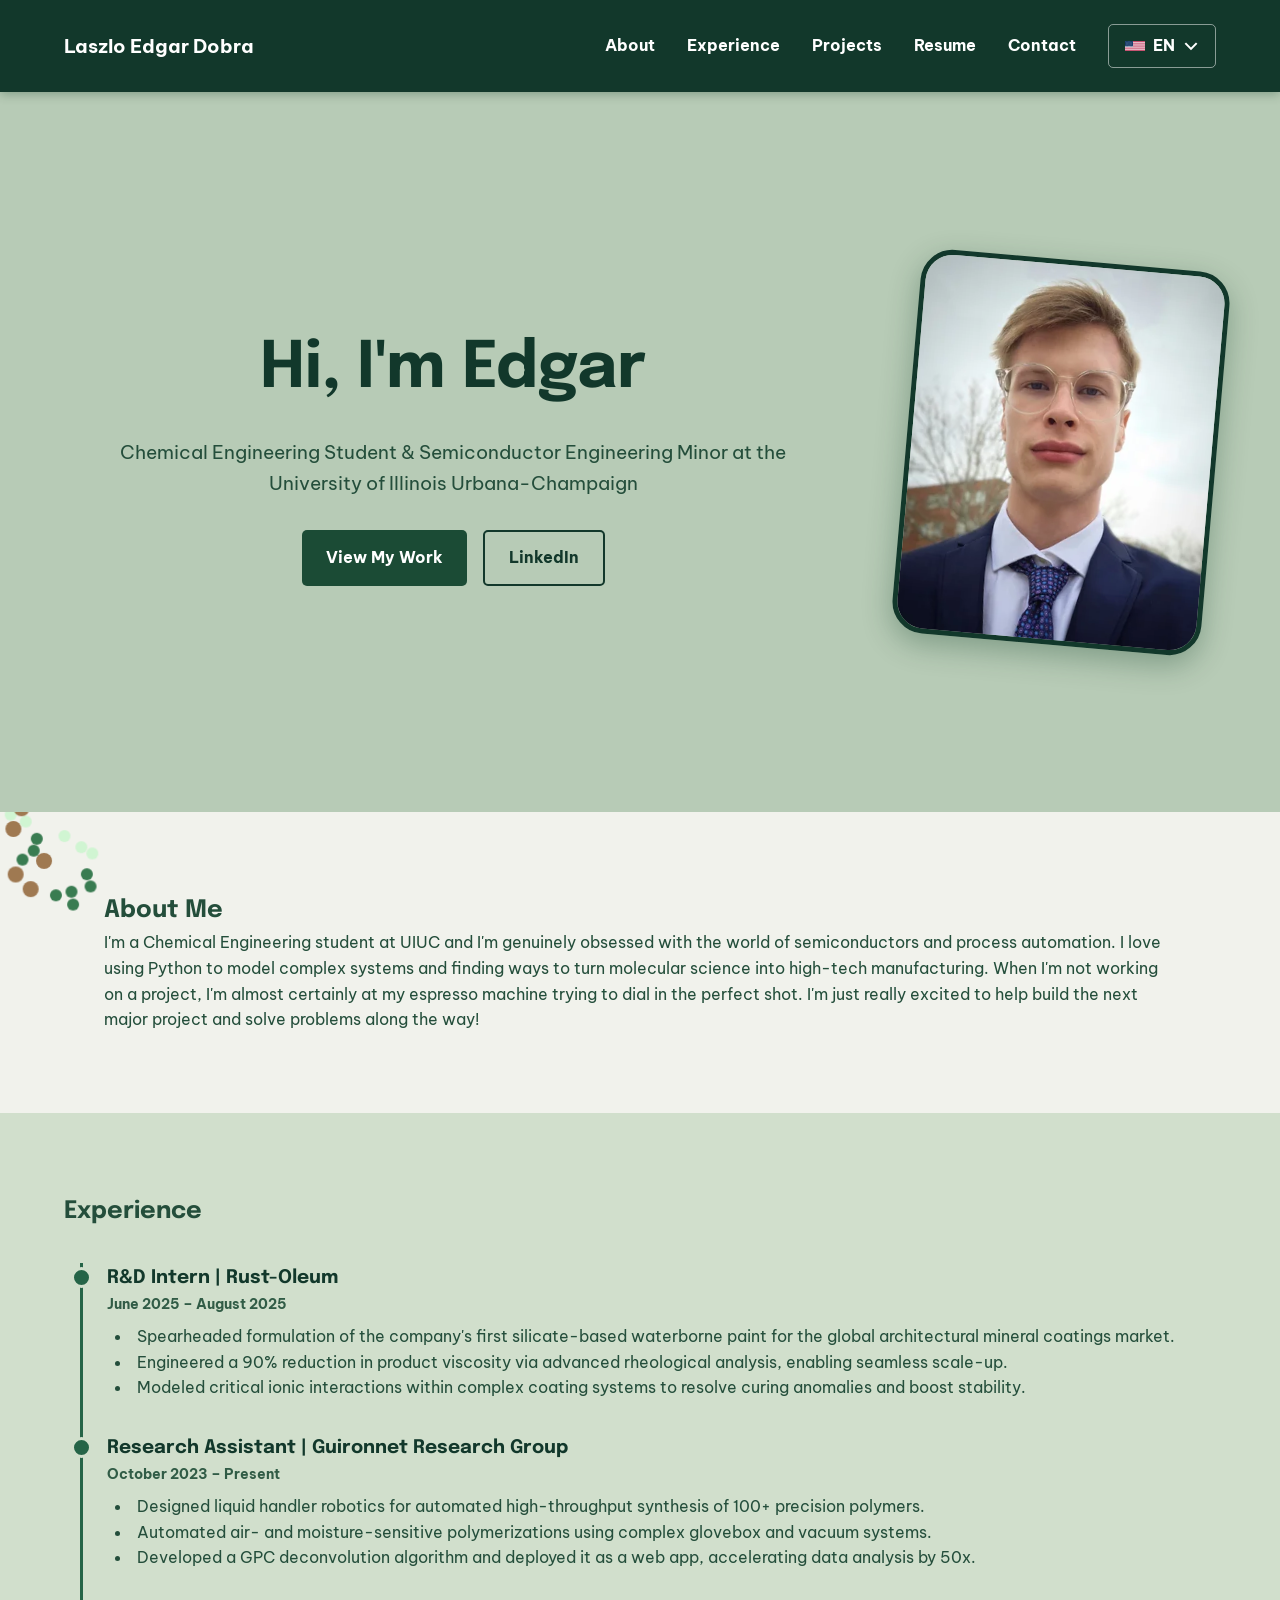
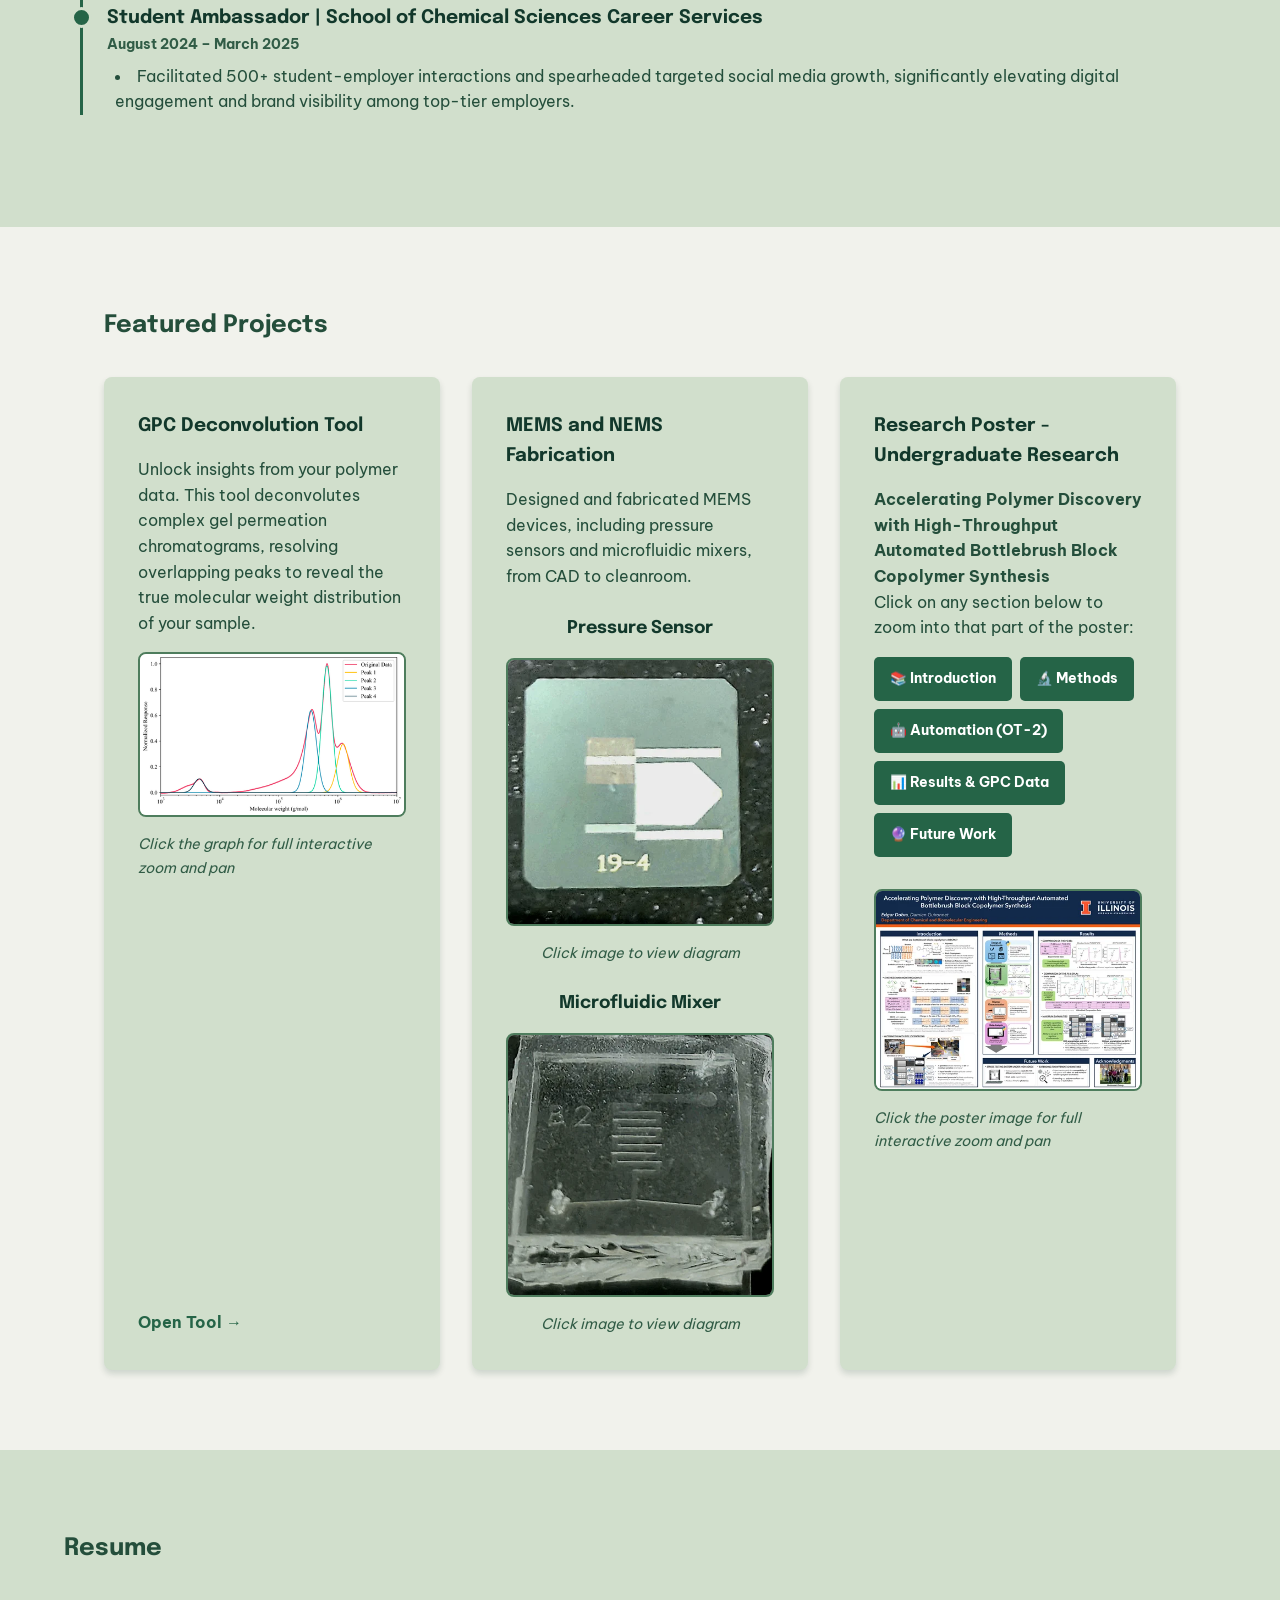
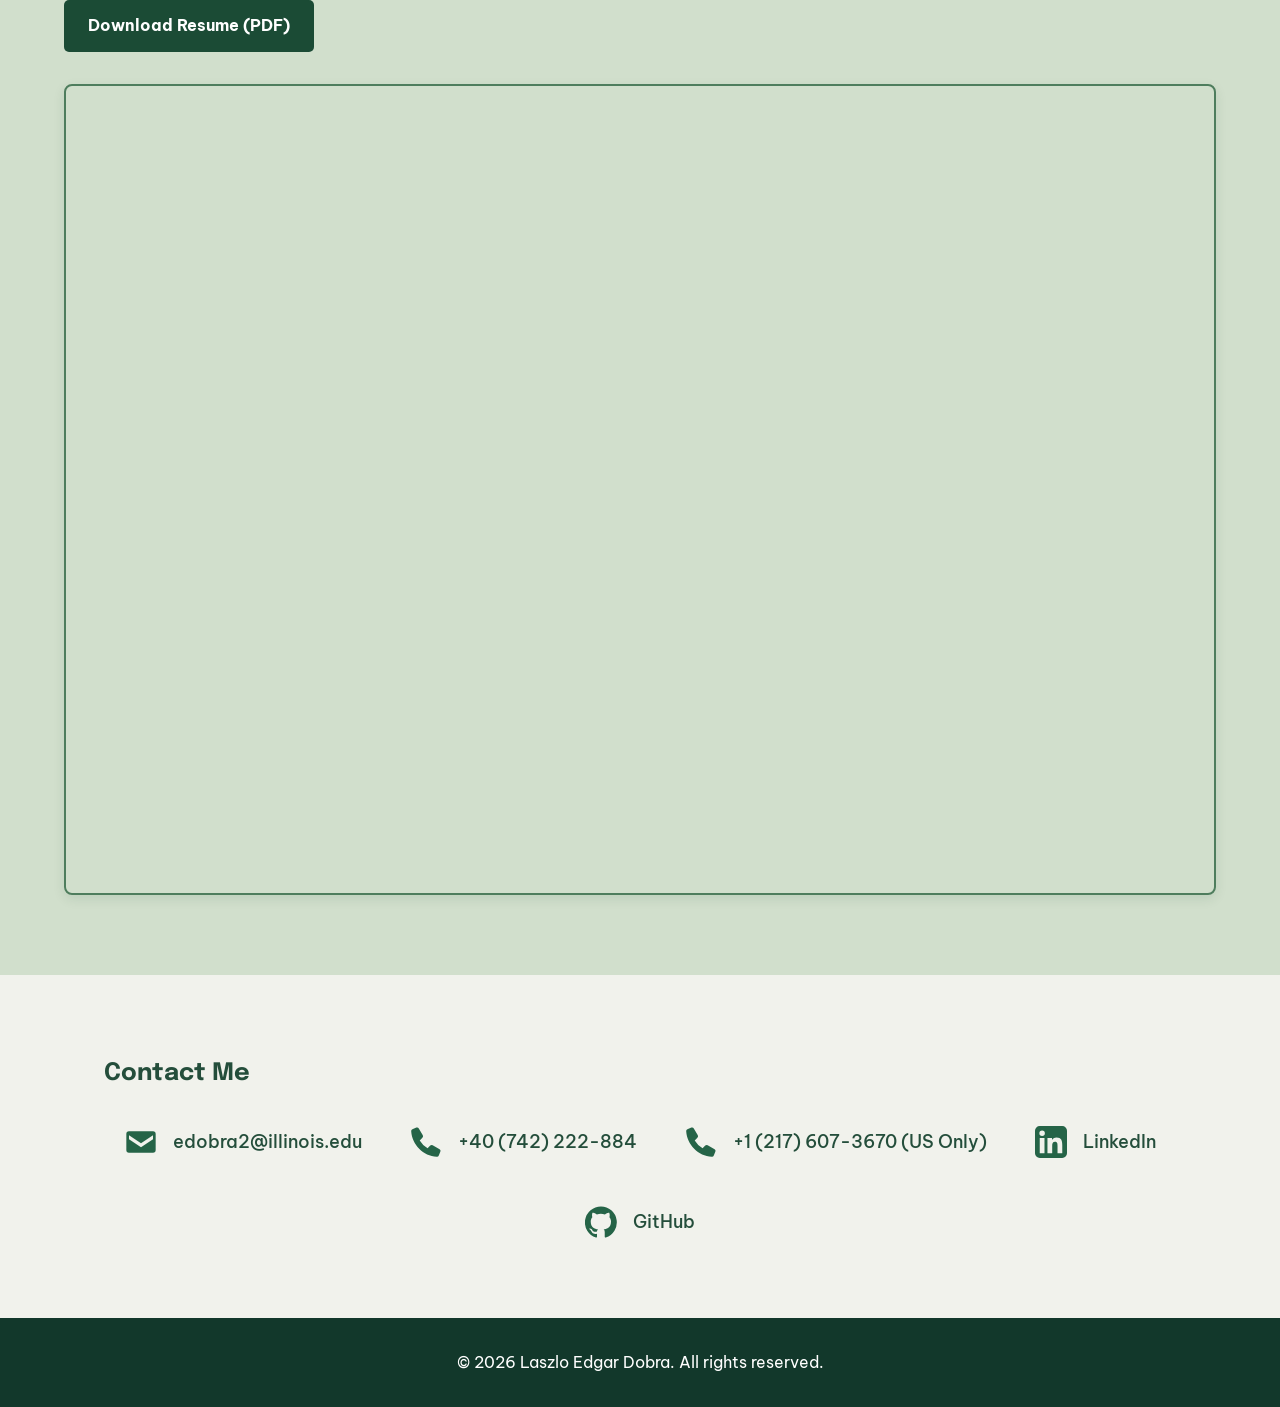
<file: index.html>
<!DOCTYPE html>
<html lang="en">
<head>
    <meta charset="UTF-8">
    <meta name="viewport" content="width=device-width, initial-scale=1.0">
    <title>Laszlo Edgar Dobra | Chemical Engineering</title>
    <meta name="description" content="Laszlo Edgar Dobra's portfolio. Choose English, Hungarian, or German.">
    <link rel="canonical" href="https://ledobra.com/">
    <link rel="alternate" hreflang="en" href="https://ledobra.com/en/">
    <link rel="alternate" hreflang="hu" href="https://ledobra.com/hu/">
    <link rel="alternate" hreflang="de" href="https://ledobra.com/de/">
    <link rel="alternate" hreflang="x-default" href="https://ledobra.com/">
    <script>
        const preferredLanguage = (navigator.language || 'en').split('-')[0].toLowerCase();
        const language = ['en', 'hu', 'de'].includes(preferredLanguage) ? preferredLanguage : 'en';
        window.location.replace(`${language}/${window.location.search}${window.location.hash}`);
    </script>
</head>
<body>
    <h1>Laszlo Edgar Dobra</h1>
    <p>Choose your language:</p>
    <ul>
        <li><a href="en/" lang="en" hreflang="en">English</a></li>
        <li><a href="hu/" lang="hu" hreflang="hu">Magyar</a></li>
        <li><a href="de/" lang="de" hreflang="de">Deutsch</a></li>
    </ul>
</body>
</html>
</file>
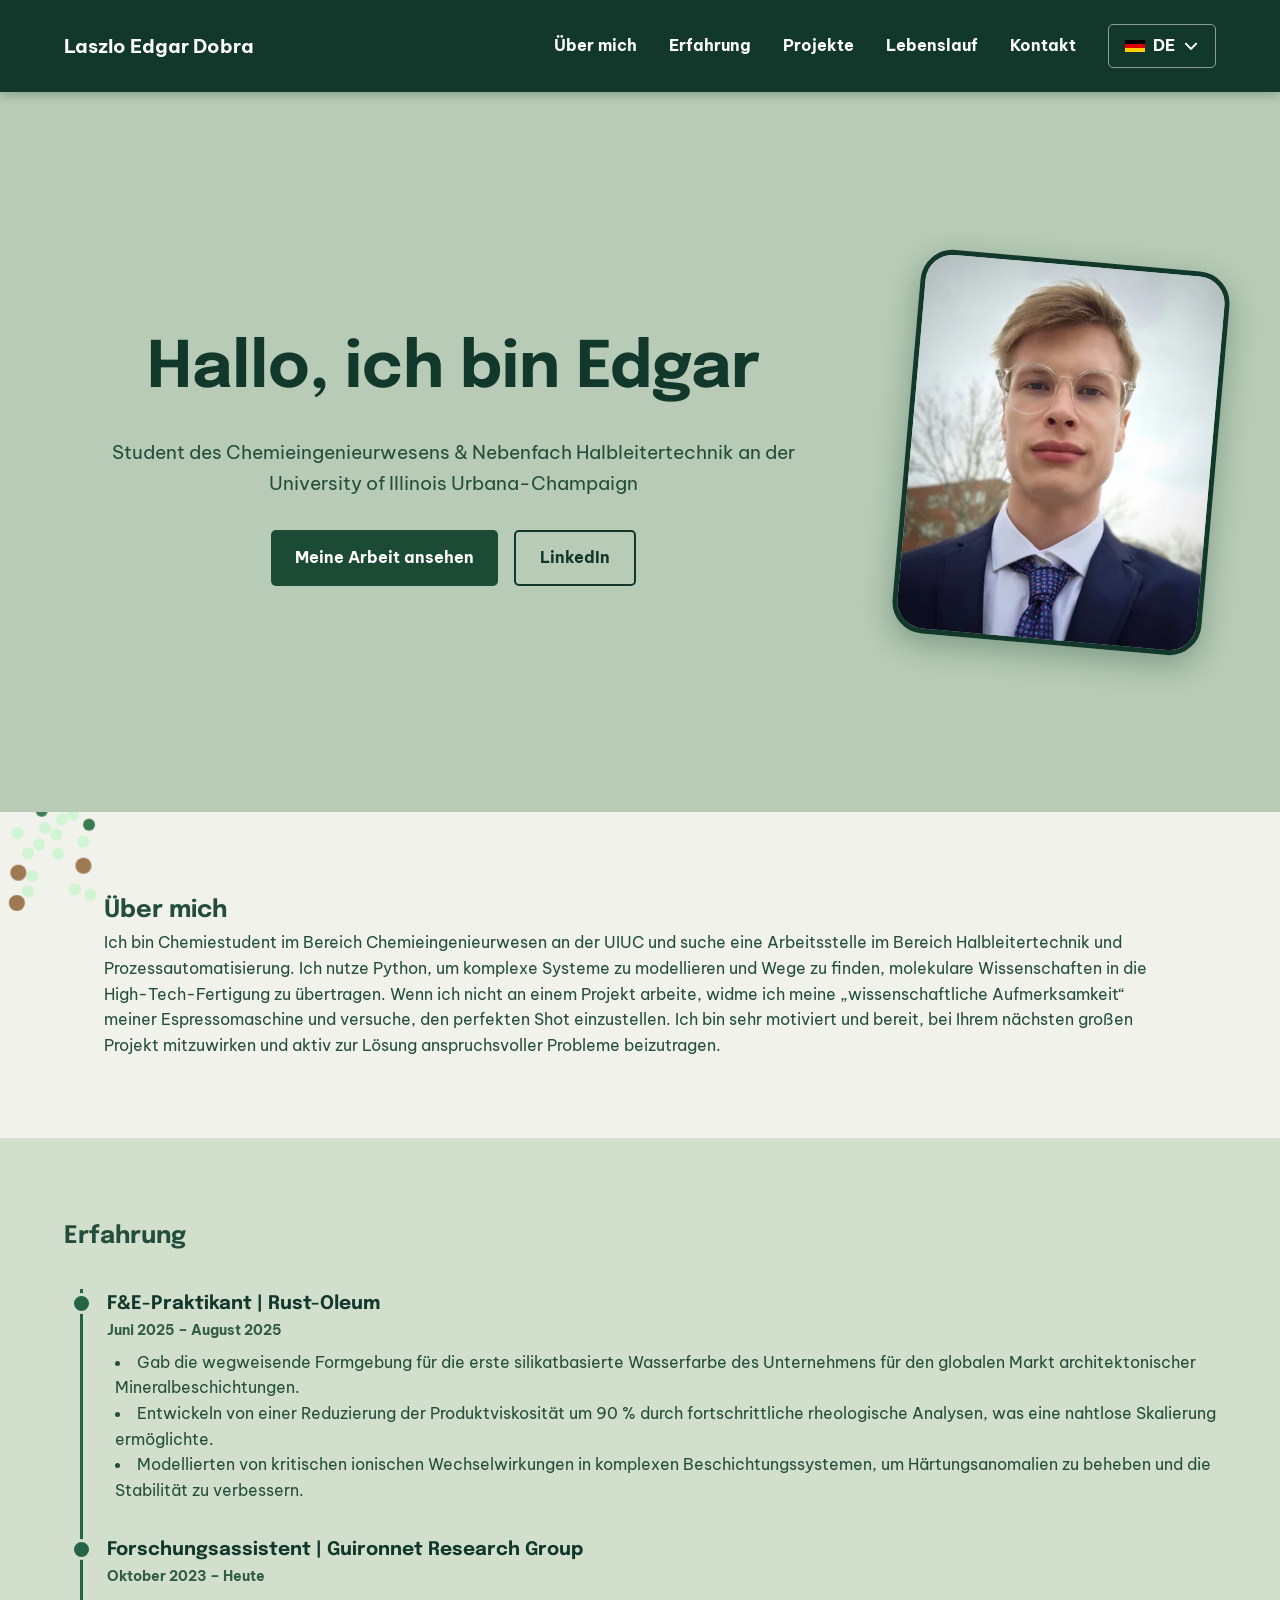
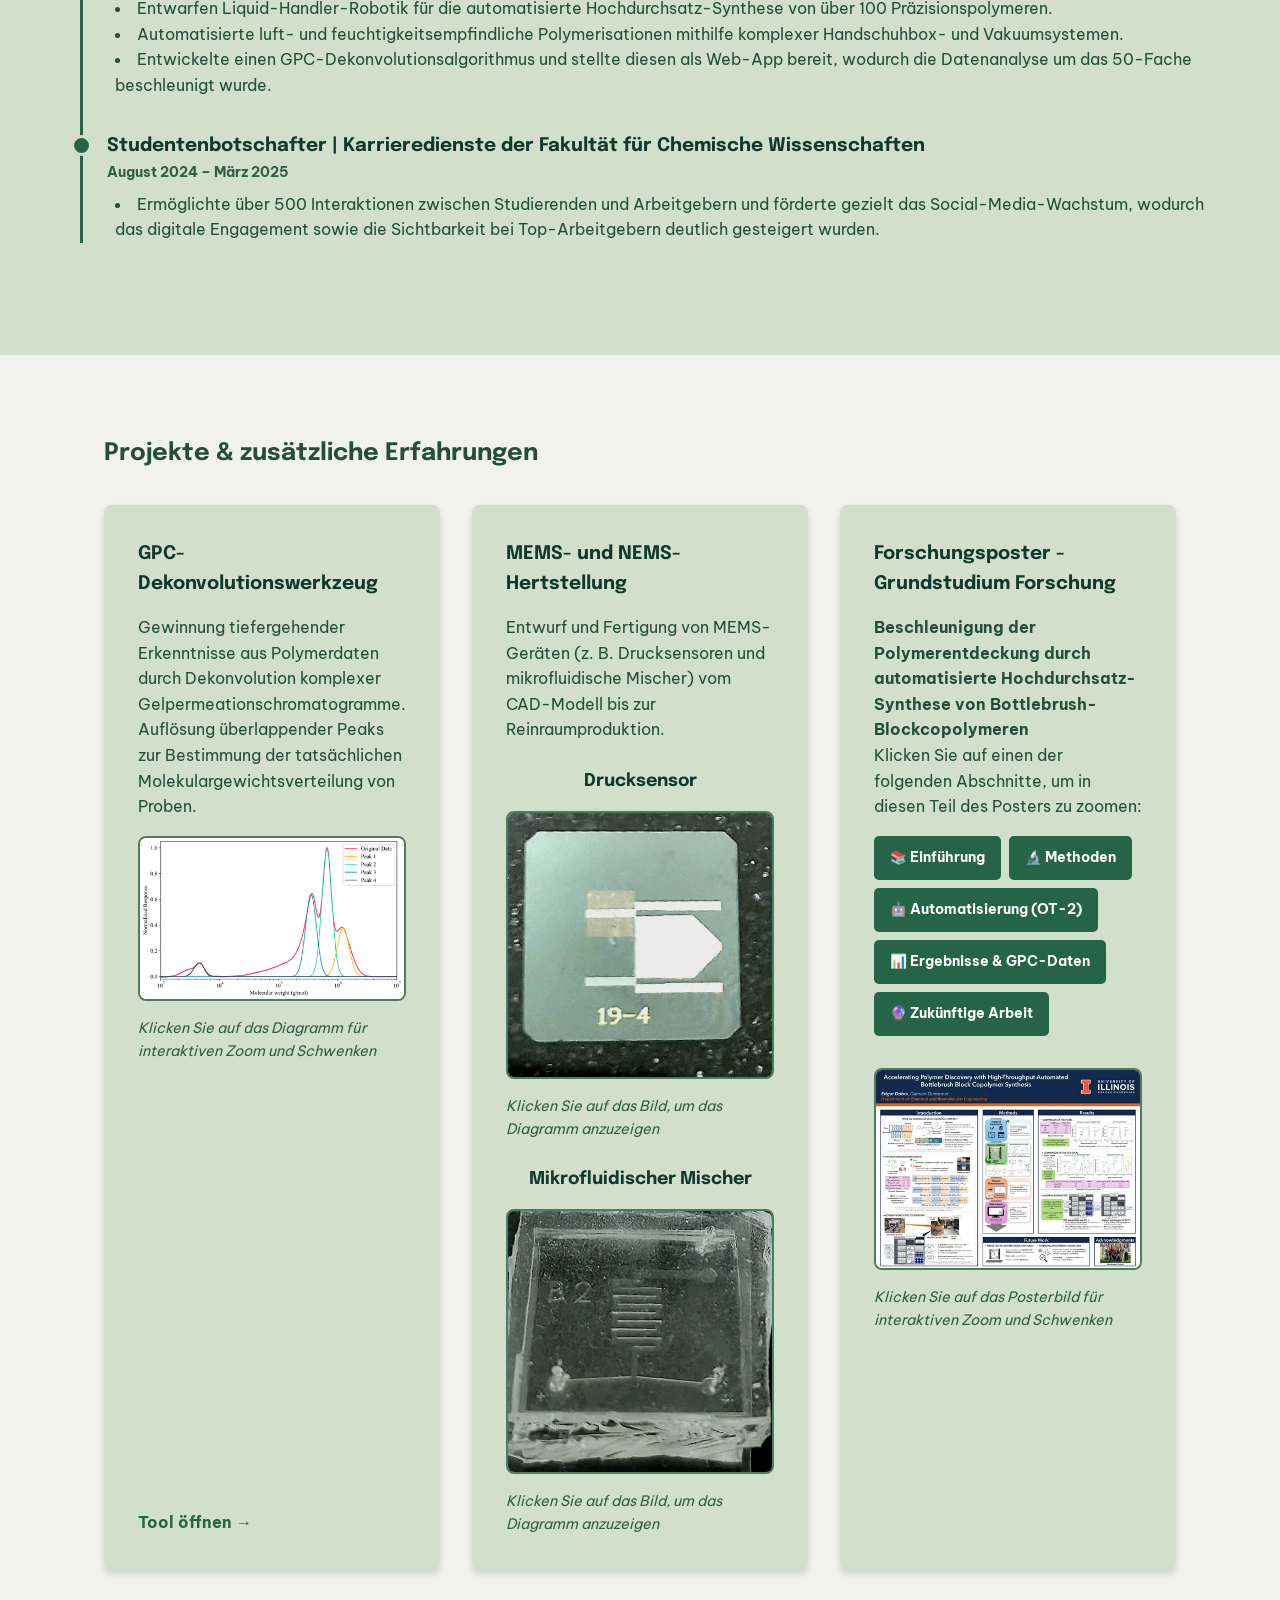
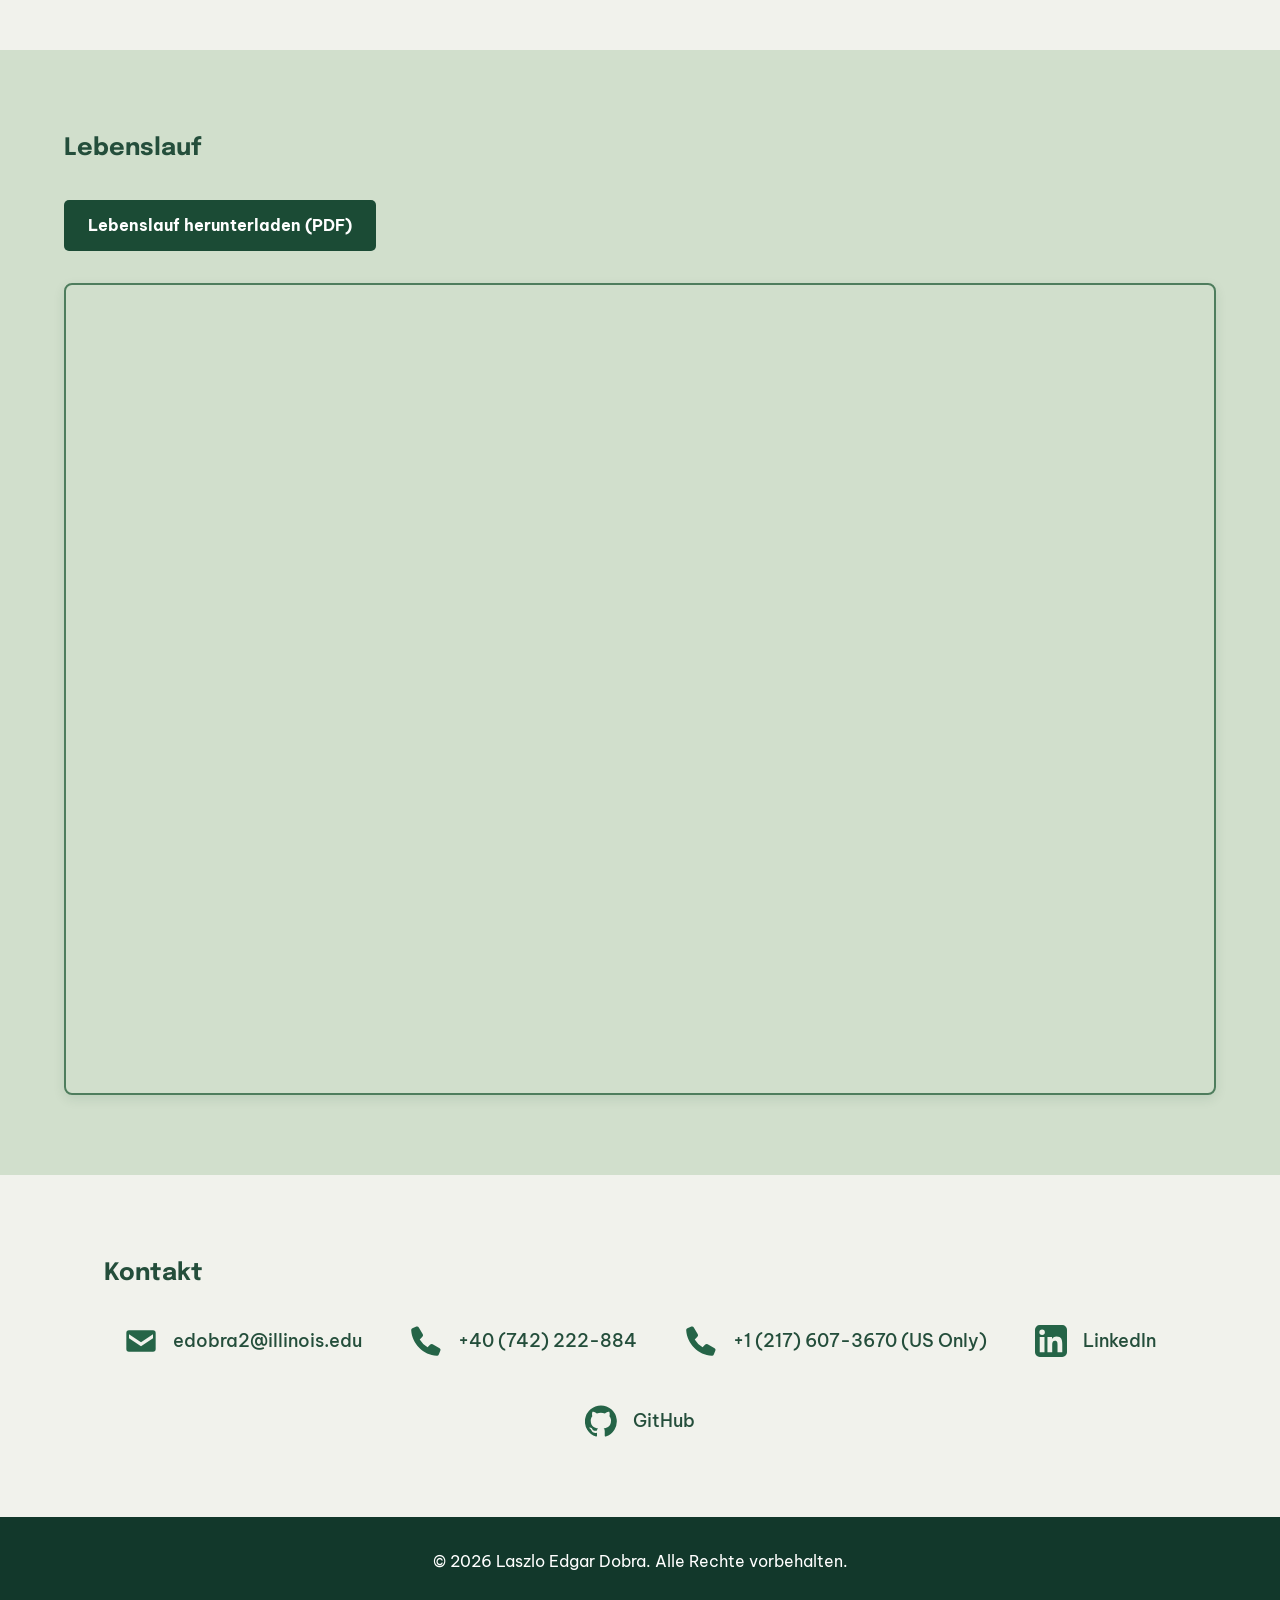
<file: de/index.html>
<!DOCTYPE html>
<html lang="de">
<head>
    <meta charset="UTF-8">
    <meta name="viewport" content="width=device-width, initial-scale=1.0">
    <title>Laszlo Edgar Dobra | Chemieingenieurwesen</title>
    <link type="image/png" sizes="16x16" rel="icon" href="../images/icons8-resume-website-ios-17-outlined-16.png">
    <link type="image/png" sizes="32x32" rel="icon" href="../images/icons8-resume-website-ios-17-outlined-32.png">
    <link type="image/png" sizes="96x96" rel="icon" href="../images/icons8-resume-website-ios-17-outlined-96.png">
    <meta name="description" content="Student des Chemieingenieurwesens &amp; Nebenfach Halbleitertechnik an der University of Illinois Urbana-Champaign">
    <meta name="theme-color" content="#12382B">
    <link rel="canonical" href="https://ledobra.com/de/">
    <link rel="alternate" hreflang="en" href="https://ledobra.com/en/">
    <link rel="alternate" hreflang="hu" href="https://ledobra.com/hu/">
    <link rel="alternate" hreflang="de" href="https://ledobra.com/de/">
    <link rel="alternate" hreflang="x-default" href="https://ledobra.com/">
    <link rel="preload" href="../fonts/epilogue-700-latin.woff2" as="font" type="font/woff2" crossorigin>
    <link rel="preload" href="../fonts/be-vietnam-pro-400-latin.woff2" as="font" type="font/woff2" crossorigin>
    <link rel="stylesheet" href="../css/fonts.css?v=1">
    <link rel="stylesheet" href="../css/style.css?v=9">
    <link rel="stylesheet" href="../css/dropdown.css?v=2">
</head>
<body>
    <nav aria-label="Hauptnavigation">
        <div class="logo" data-translate="nav_name">Laszlo Edgar Dobra</div>
        <button class="menu-toggle" id="mobile-menu" type="button" aria-label="Menü" aria-controls="nav-links" aria-expanded="false">
            <svg class="icon" aria-hidden="true" focusable="false"><use href="../images/icons.svg#bars"></use></svg>
        </button>
        <ul class="nav-links" id="nav-links">
            <li><a href="#about" data-translate="nav_about">Über mich</a></li>
            <li><a href="#experience" data-translate="nav_experience">Erfahrung</a></li>
            <li><a href="#projects" data-translate="nav_projects">Projekte</a></li>
            <li><a href="#resume" data-translate="nav_resume">Lebenslauf</a></li>
            <li><a href="#contact" data-translate="nav_contact">Kontakt</a></li>
        </ul>
        <div class="custom-select">
            <button class="select-selected" type="button" aria-label="Sprache wählen" aria-controls="language-options" aria-expanded="false">
                <img id="current-lang-flag" src="../images/flags/de.png" width="20" height="12" alt=""> <span id="current-lang-text">DE</span> <svg class="icon" aria-hidden="true" focusable="false"><use href="../images/icons.svg#chevron-down"></use></svg>
            </button>
            <div class="select-items select-hide" id="language-options">
                <a href="../en/" data-lang="en" lang="en" hreflang="en" aria-label="English"><img src="../images/flags/us.png" width="20" height="10" alt=""> EN</a>
                <a href="../hu/" data-lang="hu" lang="hu" hreflang="hu" aria-label="Magyar"><img src="../images/flags/hu.png" width="20" height="10" alt=""> HU</a>
                <a href="../de/" data-lang="de" aria-current="page" lang="de" hreflang="de" aria-label="Deutsch"><img src="../images/flags/de.png" width="20" height="12" alt=""> DE</a>
            </div>
        </div>
    </nav>

    <header id="home" class="hero section">
        <div class="hero-content">
            <div class="hero-text">
                <h1 data-translate="hero_greeting">Hallo, ich bin Edgar</h1>
                <p data-translate="hero_description">Student des Chemieingenieurwesens & Nebenfach Halbleitertechnik an der University of Illinois Urbana-Champaign</p>
                <div class="resume-links" style="margin-top: 2rem;">
                    <a href="#projects" class="btn" data-translate="hero_view_work">Meine Arbeit ansehen</a>
                    <a href="https://www.linkedin.com/in/dobralaszloedgar/" class="btn btn-outline" target="_blank" rel="noopener" data-translate="hero_linkedin">LinkedIn</a>
                </div>
            </div>
            <div class="portrait-container">
                <img src="../images/optimized/portrait-360.webp" srcset="../images/optimized/portrait-360.webp 360w, ../images/optimized/portrait-720.webp 720w" sizes="(max-width: 768px) 220px, 300px" width="360" height="450" decoding="async" fetchpriority="high" alt="Laszlo Edgar Dobra" class="portrait-image">
            </div>
        </div>
    </header>

    <div id="liquid-flow-container" aria-hidden="true">
        <canvas id="liquid-flow-canvas"></canvas>
    </div>

    <section id="about" class="section animate-on-scroll">
        <h2 data-translate="about_title">Über mich</h2>
        <p data-translate="about_me">Ich bin Chemiestudent im Bereich Chemieingenieurwesen an der UIUC und suche eine Arbeitsstelle im Bereich Halbleitertechnik und Prozessautomatisierung. Ich nutze Python, um komplexe Systeme zu modellieren und Wege zu finden, molekulare Wissenschaften in die High-Tech-Fertigung zu übertragen. Wenn ich nicht an einem Projekt arbeite, widme ich meine „wissenschaftliche Aufmerksamkeit“ meiner Espressomaschine und versuche, den perfekten Shot einzustellen. Ich bin sehr motiviert und bereit, bei Ihrem nächsten großen Projekt mitzuwirken und aktiv zur Lösung anspruchsvoller Probleme beizutragen.</p>
    </section>

    <section id="experience" class="section bg-light animate-on-scroll">
        <h2 data-translate="experience_title">Erfahrung</h2>
        <div class="timeline">
            <div class="timeline-item">
                <h3 data-translate="experience_rustoleum_title">F&E-Praktikant | Rust-Oleum</h3>
                <p class="date" data-translate="experience_rustoleum_date">Juni 2025 – August 2025</p>
                <ul>
                    <li data-translate="experience_rustoleum_item1">Gab die wegweisende Formgebung für die erste silikatbasierte Wasserfarbe des Unternehmens für den globalen Markt architektonischer Mineralbeschichtungen.</li>
                    <li data-translate="experience_rustoleum_item2">Entwickeln von einer Reduzierung der Produktviskosität um 90 % durch fortschrittliche rheologische Analysen, was eine nahtlose Skalierung ermöglichte.</li>
                    <li data-translate="experience_rustoleum_item3">Modellierten von kritischen ionischen Wechselwirkungen in komplexen Beschichtungssystemen, um Härtungsanomalien zu beheben und die Stabilität zu verbessern.</li>
                </ul>
            </div>
            <div class="timeline-item">
                <h3 data-translate="experience_guironnet_title">Forschungsassistent | Guironnet Research Group</h3>
                <p class="date" data-translate="experience_guironnet_date">Oktober 2023 – Heute</p>
                <ul>
                    <li data-translate="experience_guironnet_item1">Entwarfen Liquid-Handler-Robotik für die automatisierte Hochdurchsatz-Synthese von über 100 Präzisionspolymeren.</li>
                    <li data-translate="experience_guironnet_item2">Automatisierte luft- und feuchtigkeitsempfindliche Polymerisationen mithilfe komplexer Handschuhbox- und Vakuumsystemen.</li>
                    <li data-translate="experience_guironnet_item3">Entwickelte einen GPC-Dekonvolutionsalgorithmus und stellte diesen als Web-App bereit, wodurch die Datenanalyse um das 50-Fache beschleunigt wurde.</li>
                </ul>
            </div>
            <div class="timeline-item">
                <h3 data-translate="experience_ambassador_title">Studentenbotschafter | Karrieredienste der Fakultät für Chemische Wissenschaften</h3>
                <p class="date" data-translate="experience_ambassador_date">August 2024 – März 2025</p>
                <ul>
                    <li data-translate="experience_ambassador_item1">Ermöglichte über 500 Interaktionen zwischen Studierenden und Arbeitgebern und förderte gezielt das Social-Media-Wachstum, wodurch das digitale Engagement sowie die Sichtbarkeit bei Top-Arbeitgebern deutlich gesteigert wurden.</li>
                </ul>
            </div>
        </div>
    </section>

    <section id="projects" class="section animate-on-scroll">
        <h2 data-translate="projects_title">Projekte & zusätzliche Erfahrungen</h2>
        <div class="grid">
            <div class="card poster-card">
                <h3 data-translate="gpc_title">GPC-Dekonvolutionswerkzeug</h3>
                <p data-translate="gpc_description">Gewinnung tiefergehender Erkenntnisse aus Polymerdaten durch Dekonvolution komplexer Gelpermeationschromatogramme. Auflösung überlappender Peaks zur Bestimmung der tatsächlichen Molekulargewichtsverteilung von Proben.</p>
                <a class="poster-preview" id="gpc-gallery" href="../images/b850690fee59b9a72fe3ff5c163f7164eb3da1bc635fee06fc133cf2.png">
                    <img src="../images/optimized/gpc-480.webp" srcset="../images/optimized/gpc-480.webp 480w, ../images/optimized/gpc-960.webp 960w" sizes="(max-width: 702px) 90vw, (max-width: 1072px) 45vw, 350px" width="480" height="293" decoding="async" loading="lazy" data-original="../images/b850690fee59b9a72fe3ff5c163f7164eb3da1bc635fee06fc133cf2.png" alt="GPC Deconvolution Tool" class="poster-thumbnail" id="gpc-image">
                </a>
                <p style="margin-top: 1rem; font-size: 0.9rem; color: var(--secondary);"><em data-translate="gpc_view_prompt">Klicken Sie auf das Diagramm für interaktiven Zoom und Schwenken</em></p>
                <a href="https://gaussian.streamlit.app/" class="project-link" target="_blank" rel="noopener" data-translate="gpc_open_tool">Tool öffnen &rarr;</a>
            </div>
            <div class="card">
                <h3 data-translate="mems_title">MEMS- und NEMS-Hertstellung</h3>
                <p data-translate="mems_description">Entwurf und Fertigung von MEMS-Geräten (z. B. Drucksensoren und mikrofluidische Mischer) vom CAD-Modell bis zur Reinraumproduktion.</p>
                <div class="mems-container">
                    <div class="mems-item">
                        <h4 data-translate="mems_pressure_sensor">Drucksensor</h4>
                        <a class="mems-image-container" id="pressure-sensor-gallery" href="../images/2b25285c-cac5-45d2-aff1-dd466e10a6f5.png">
                            <img src="../images/optimized/pressure-sensor-480.webp" srcset="../images/optimized/pressure-sensor-480.webp 480w, ../images/optimized/pressure-sensor-960.webp 960w" sizes="(max-width: 702px) 90vw, (max-width: 1072px) 45vw, 350px" width="480" height="480" decoding="async" loading="lazy" data-original="../images/2b25285c-cac5-45d2-aff1-dd466e10a6f5.png" alt="Pressure Sensor" class="mems-image">
                        </a>
                        <p style="margin-top: 0.5rem; font-size: 0.9rem; color: var(--secondary);"><em data-translate="mems_pressure_sensor_prompt">Klicken Sie auf das Bild, um das Diagramm anzuzeigen</em></p>
                    </div>
                    <div class="mems-item">
                        <h4 data-translate="mems_mixer">Mikrofluidischer Mischer</h4>
                        <a class="mems-image-container" id="microfluidic-mixer-gallery" href="../images/ebfd45ba-1c41-4285-9f2c-dafae9241d1f.png">
                            <img src="../images/optimized/microfluidic-mixer-480.webp" srcset="../images/optimized/microfluidic-mixer-480.webp 480w, ../images/optimized/microfluidic-mixer-960.webp 960w" sizes="(max-width: 702px) 90vw, (max-width: 1072px) 45vw, 350px" width="480" height="473" decoding="async" loading="lazy" data-original="../images/ebfd45ba-1c41-4285-9f2c-dafae9241d1f.png" alt="Microfluidic Mixer" class="mems-image">
                        </a>
                        <p style="margin-top: 0.5rem; font-size: 0.9rem; color: var(--secondary);"><em data-translate="mems_mixer_prompt">Klicken Sie auf das Bild, um das Diagramm anzuzeigen</em></p>
                    </div>
                </div>
            </div>
            <div class="card poster-card">
                <h3 data-translate="poster_title">Forschungsposter - Grundstudium Forschung</h3>
                <p><strong data-translate="poster_subtitle">Beschleunigung der Polymerentdeckung durch automatisierte Hochdurchsatz-Synthese von Bottlebrush-Blockcopolymeren</strong></p>
                <p data-translate="poster_prompt">Klicken Sie auf einen der folgenden Abschnitte, um in diesen Teil des Posters zu zoomen:</p>
                <div class="poster-sections">
                    <button type="button" class="poster-btn" data-section="introduction" data-translate="poster_intro">📚 Einführung</button>
                    <button type="button" class="poster-btn" data-section="methods" data-translate="poster_methods">🔬 Methoden</button>
                    <button type="button" class="poster-btn" data-section="automation" data-translate="poster_automation">🤖 Automatisierung (OT-2)</button>
                    <button type="button" class="poster-btn" data-section="results" data-translate="poster_results">📊 Ergebnisse & GPC-Daten</button>
                    <button type="button" class="poster-btn" data-section="future" data-translate="poster_future">🔮 Zukünftige Arbeit</button>
                </div>
                <a class="poster-preview" id="poster-gallery" href="../images/research-poster.jpg">
                    <img src="../images/optimized/research-poster-480.webp" srcset="../images/optimized/research-poster-480.webp 480w, ../images/optimized/research-poster-960.webp 960w" sizes="(max-width: 702px) 90vw, (max-width: 1072px) 45vw, 350px" width="480" height="360" decoding="async" loading="lazy" data-original="../images/research-poster.jpg" alt="Research Poster" class="poster-thumbnail" id="poster-image">
                </a>
                <p style="margin-top: 1rem; font-size: 0.9rem; color: var(--secondary);"><em data-translate="poster_view_prompt">Klicken Sie auf das Posterbild für interaktiven Zoom und Schwenken</em></p>
            </div>
        </div>
    </section>

    <section id="resume" class="section bg-light animate-on-scroll">
        <h2 data-translate="resume_title">Lebenslauf</h2>
        <div class="resume-links">
            <a href="../doc/Laszlo_Edgar_Dobra_Resume_EN.pdf" class="btn" target="_blank" rel="noopener" data-translate="resume_download">Lebenslauf herunterladen (PDF)</a>
        </div>
        <div class="resume-viewer">
            <iframe data-src="../doc/Laszlo_Edgar_Dobra_Resume_EN.pdf" type="application/pdf" title="Resume PDF" loading="lazy"></iframe>
        </div>
    </section>

    <section id="contact" class="section animate-on-scroll">
        <h2 data-translate="contact_title">Kontakt</h2>
        <div class="contact-container">
            <div class="contact-item">
                <svg class="icon" aria-hidden="true" focusable="false"><use href="../images/icons.svg#envelope"></use></svg>
                <a href="mailto:edobra2@illinois.edu" class="contact-link" data-translate="contact_email">edobra2@illinois.edu</a>
            </div>
            <div class="contact-item">
                <svg class="icon" aria-hidden="true" focusable="false"><use href="../images/icons.svg#phone"></use></svg>
                <a href="tel:+40742222884" class="contact-link" data-translate="contact_phone_ro">+40 (742) 222-884</a>
            </div>
            <div class="contact-item">
                <svg class="icon" aria-hidden="true" focusable="false"><use href="../images/icons.svg#phone"></use></svg>
                <a href="tel:+12176073670" class="contact-link" data-translate="contact_phone_us">+1 (217) 607-3670 (US Only)</a>
            </div>
            <div class="contact-item">
                <svg class="icon" aria-hidden="true" focusable="false"><use href="../images/icons.svg#linkedin"></use></svg>
                <a href="https://www.linkedin.com/in/dobralaszloedgar/" target="_blank" rel="noopener" class="contact-link" data-translate="contact_linkedin">LinkedIn</a>
            </div>
            <div class="contact-item">
                <svg class="icon" aria-hidden="true" focusable="false"><use href="../images/icons.svg#github"></use></svg>
                <a href="https://github.com/dobralaszloedgar" target="_blank" rel="noopener" class="contact-link" data-translate="contact_github">GitHub</a>
            </div>
        </div>
    </section>

    <footer>
        <p data-translate="footer_copyright">&copy; 2026 Laszlo Edgar Dobra. Alle Rechte vorbehalten.</p>
    </footer>

    <script src="../js/script.js?v=10" defer></script>
    <script src="../js/language.js?v=2" defer></script>
</body>
</html>
</file>
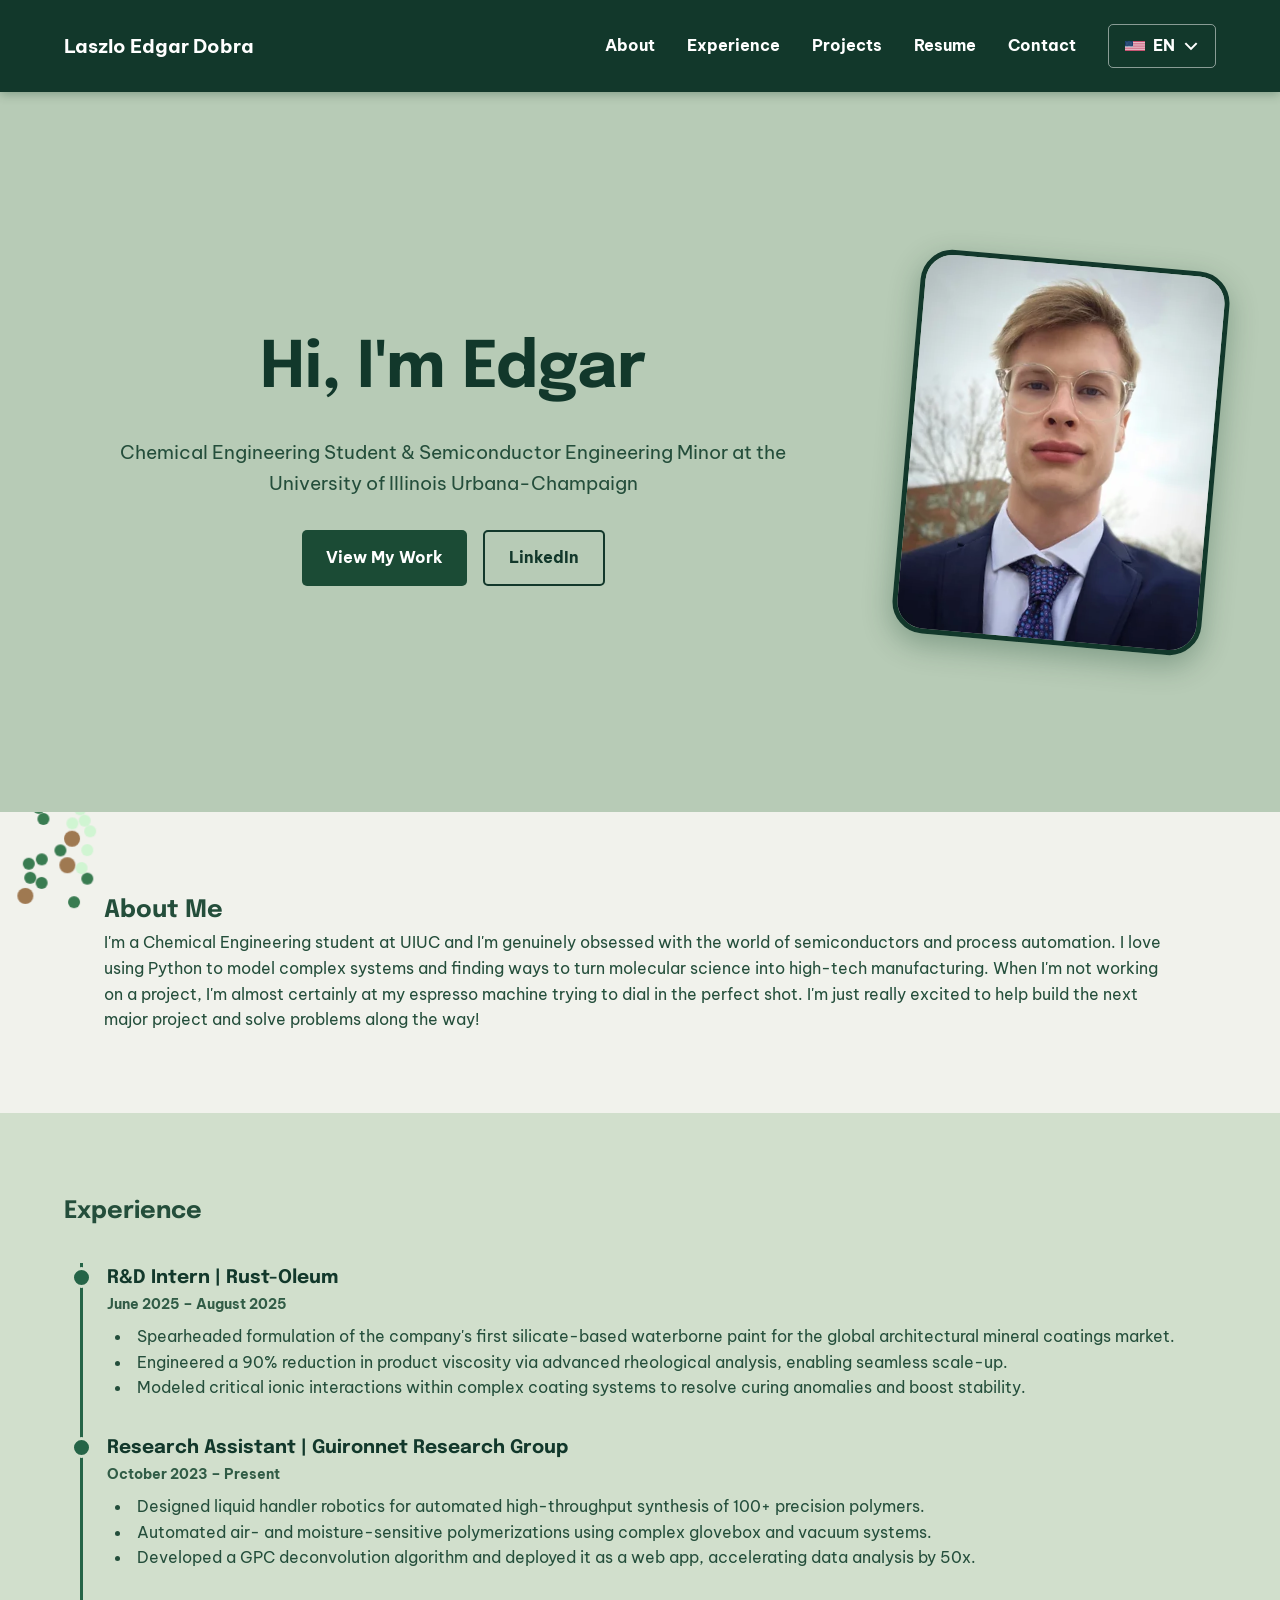
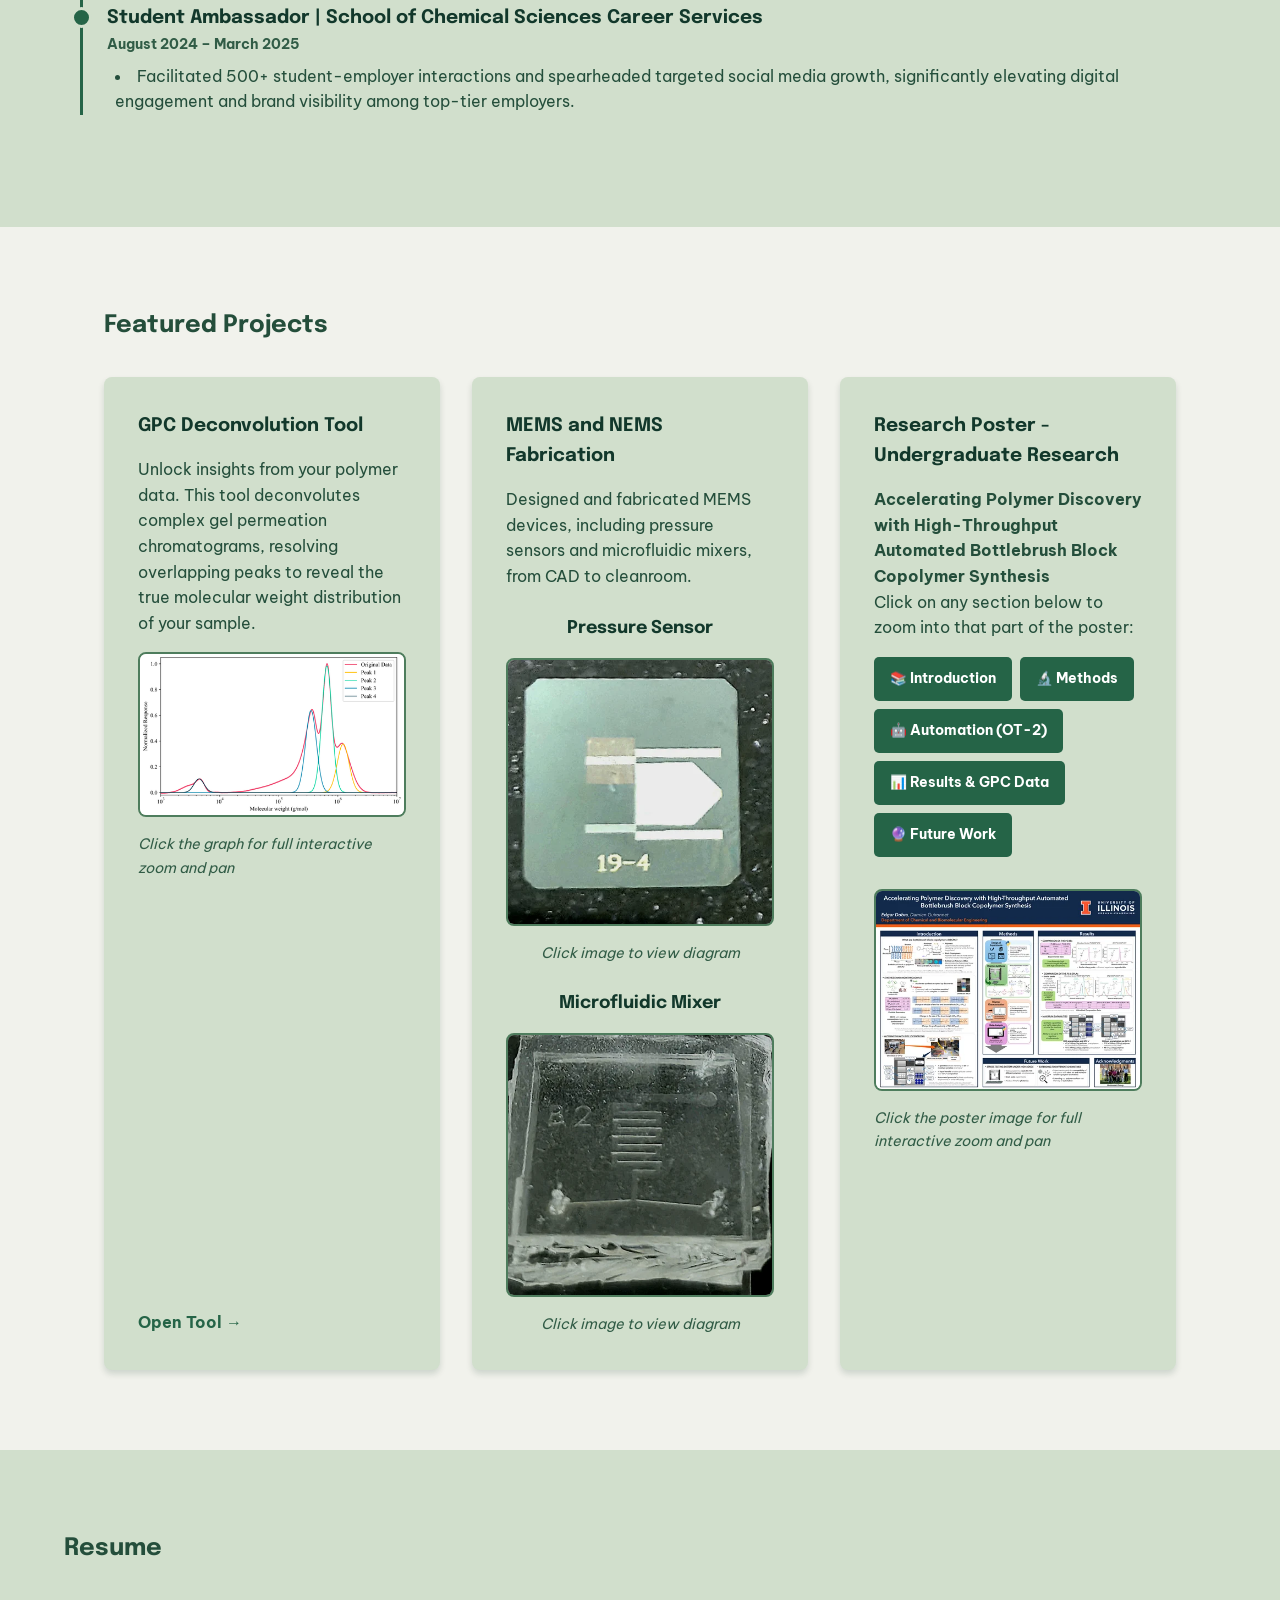
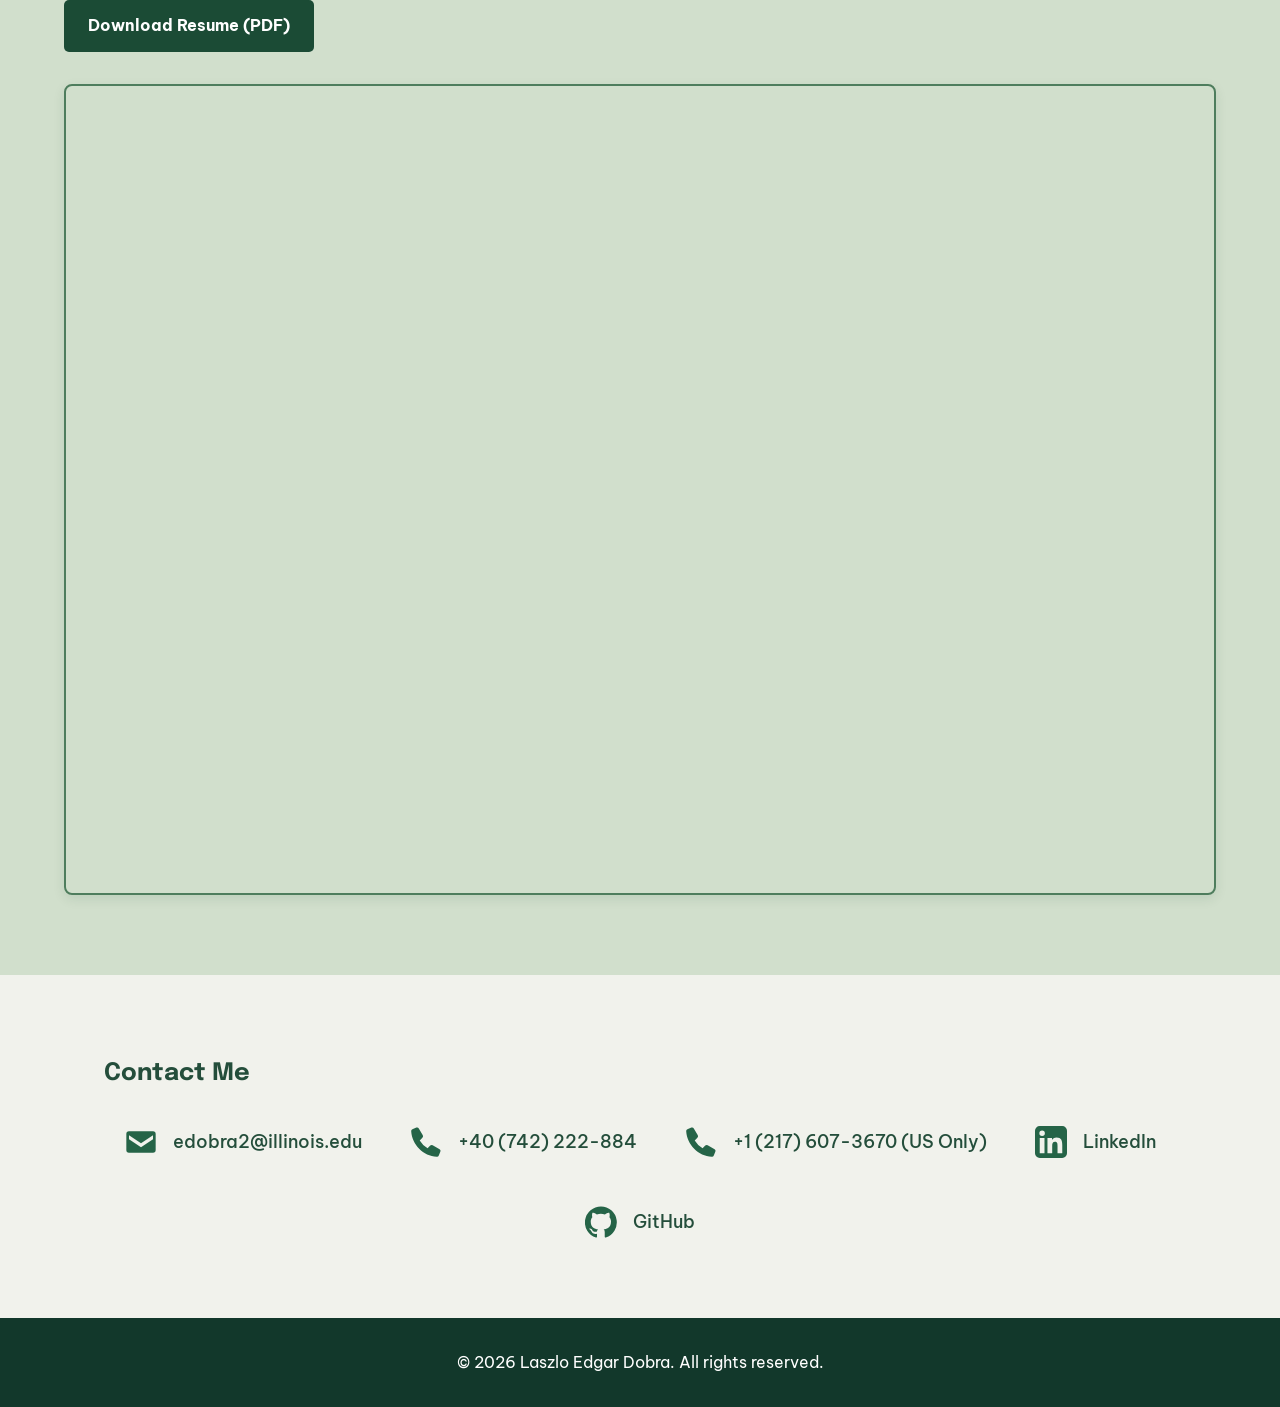
<file: en/index.html>
<!DOCTYPE html>
<html lang="en">
<head>
    <meta charset="UTF-8">
    <meta name="viewport" content="width=device-width, initial-scale=1.0">
    <title>Laszlo Edgar Dobra | Chemical Engineering</title>
    <link type="image/png" sizes="16x16" rel="icon" href="../images/icons8-resume-website-ios-17-outlined-16.png">
    <link type="image/png" sizes="32x32" rel="icon" href="../images/icons8-resume-website-ios-17-outlined-32.png">
    <link type="image/png" sizes="96x96" rel="icon" href="../images/icons8-resume-website-ios-17-outlined-96.png">
    <meta name="description" content="Chemical Engineering Student &amp; Semiconductor Engineering Minor at the University of Illinois Urbana-Champaign">
    <meta name="theme-color" content="#12382B">
    <link rel="canonical" href="https://ledobra.com/en/">
    <link rel="alternate" hreflang="en" href="https://ledobra.com/en/">
    <link rel="alternate" hreflang="hu" href="https://ledobra.com/hu/">
    <link rel="alternate" hreflang="de" href="https://ledobra.com/de/">
    <link rel="alternate" hreflang="x-default" href="https://ledobra.com/">
    <link rel="preload" href="../fonts/epilogue-700-latin.woff2" as="font" type="font/woff2" crossorigin>
    <link rel="preload" href="../fonts/be-vietnam-pro-400-latin.woff2" as="font" type="font/woff2" crossorigin>
    <link rel="stylesheet" href="../css/fonts.css?v=1">
    <link rel="stylesheet" href="../css/style.css?v=9">
    <link rel="stylesheet" href="../css/dropdown.css?v=2">
</head>
<body>
    <nav aria-label="Main navigation">
        <div class="logo" data-translate="nav_name">Laszlo Edgar Dobra</div>
        <button class="menu-toggle" id="mobile-menu" type="button" aria-label="Menu" aria-controls="nav-links" aria-expanded="false">
            <svg class="icon" aria-hidden="true" focusable="false"><use href="../images/icons.svg#bars"></use></svg>
        </button>
        <ul class="nav-links" id="nav-links">
            <li><a href="#about" data-translate="nav_about">About</a></li>
            <li><a href="#experience" data-translate="nav_experience">Experience</a></li>
            <li><a href="#projects" data-translate="nav_projects">Projects</a></li>
            <li><a href="#resume" data-translate="nav_resume">Resume</a></li>
            <li><a href="#contact" data-translate="nav_contact">Contact</a></li>
        </ul>
        <div class="custom-select">
            <button class="select-selected" type="button" aria-label="Choose language" aria-controls="language-options" aria-expanded="false">
                <img id="current-lang-flag" src="../images/flags/us.png" width="20" height="10" alt=""> <span id="current-lang-text">EN</span> <svg class="icon" aria-hidden="true" focusable="false"><use href="../images/icons.svg#chevron-down"></use></svg>
            </button>
            <div class="select-items select-hide" id="language-options">
                <a href="../en/" data-lang="en" aria-current="page" lang="en" hreflang="en" aria-label="English"><img src="../images/flags/us.png" width="20" height="10" alt=""> EN</a>
                <a href="../hu/" data-lang="hu" lang="hu" hreflang="hu" aria-label="Magyar"><img src="../images/flags/hu.png" width="20" height="10" alt=""> HU</a>
                <a href="../de/" data-lang="de" lang="de" hreflang="de" aria-label="Deutsch"><img src="../images/flags/de.png" width="20" height="12" alt=""> DE</a>
            </div>
        </div>
    </nav>

    <header id="home" class="hero section">
        <div class="hero-content">
            <div class="hero-text">
                <h1 data-translate="hero_greeting">Hi, I'm Edgar</h1>
                <p data-translate="hero_description">Chemical Engineering Student & Semiconductor Engineering Minor at the University of Illinois Urbana-Champaign</p>
                <div class="resume-links" style="margin-top: 2rem;">
                    <a href="#projects" class="btn" data-translate="hero_view_work">View My Work</a>
                    <a href="https://www.linkedin.com/in/dobralaszloedgar/" class="btn btn-outline" target="_blank" rel="noopener" data-translate="hero_linkedin">LinkedIn</a>
                </div>
            </div>
            <div class="portrait-container">
                <img src="../images/optimized/portrait-360.webp" srcset="../images/optimized/portrait-360.webp 360w, ../images/optimized/portrait-720.webp 720w" sizes="(max-width: 768px) 220px, 300px" width="360" height="450" decoding="async" fetchpriority="high" alt="Laszlo Edgar Dobra" class="portrait-image">
            </div>
        </div>
    </header>

    <div id="liquid-flow-container" aria-hidden="true">
        <canvas id="liquid-flow-canvas"></canvas>
    </div>

    <section id="about" class="section animate-on-scroll">
        <h2 data-translate="about_title">About Me</h2>
        <p data-translate="about_me">I'm a Chemical Engineering student at UIUC and I'm genuinely obsessed with the world of semiconductors and process automation. I love using Python to model complex systems and finding ways to turn molecular science into high-tech manufacturing. When I'm not working on a project, I'm almost certainly at my espresso machine trying to dial in the perfect shot. I'm just really excited to help build the next major project and solve problems along the way!</p>
    </section>

    <section id="experience" class="section bg-light animate-on-scroll">
        <h2 data-translate="experience_title">Experience</h2>
        <div class="timeline">
            <div class="timeline-item">
                <h3 data-translate="experience_rustoleum_title">R&D Intern | Rust-Oleum</h3>
                <p class="date" data-translate="experience_rustoleum_date">June 2025 – August 2025</p>
                <ul>
                    <li data-translate="experience_rustoleum_item1">Spearheaded formulation of the company's first silicate-based waterborne paint for the global architectural mineral coatings market.</li>
                    <li data-translate="experience_rustoleum_item2">Engineered a 90% reduction in product viscosity via advanced rheological analysis, enabling seamless scale-up.</li>
                    <li data-translate="experience_rustoleum_item3">Modeled critical ionic interactions within complex coating systems to resolve curing anomalies and boost stability.</li>
                </ul>
            </div>
            <div class="timeline-item">
                <h3 data-translate="experience_guironnet_title">Research Assistant | Guironnet Research Group</h3>
                <p class="date" data-translate="experience_guironnet_date">October 2023 – Present</p>
                <ul>
                    <li data-translate="experience_guironnet_item1">Designed liquid handler robotics for automated high-throughput synthesis of 100+ precision polymers.</li>
                    <li data-translate="experience_guironnet_item2">Automated air- and moisture-sensitive polymerizations using complex glovebox and vacuum systems.</li>
                    <li data-translate="experience_guironnet_item3">Developed a GPC deconvolution algorithm and deployed it as a web app, accelerating data analysis by 50x.</li>
                </ul>
            </div>
            <div class="timeline-item">
                <h3 data-translate="experience_ambassador_title">Student Ambassador | School of Chemical Sciences Career Services</h3>
                <p class="date" data-translate="experience_ambassador_date">August 2024 – March 2025</p>
                <ul>
                    <li data-translate="experience_ambassador_item1">Facilitated 500+ student-employer interactions and spearheaded targeted social media growth, significantly elevating digital engagement and brand visibility among top-tier employers.</li>
                </ul>
            </div>
        </div>
    </section>

    <section id="projects" class="section animate-on-scroll">
        <h2 data-translate="projects_title">Featured Projects</h2>
        <div class="grid">
            <div class="card poster-card">
                <h3 data-translate="gpc_title">GPC Deconvolution Tool</h3>
                <p data-translate="gpc_description">Unlock insights from your polymer data. This tool deconvolutes complex gel permeation chromatograms, resolving overlapping peaks to reveal the true molecular weight distribution of your sample.</p>
                <a class="poster-preview" id="gpc-gallery" href="../images/b850690fee59b9a72fe3ff5c163f7164eb3da1bc635fee06fc133cf2.png">
                    <img src="../images/optimized/gpc-480.webp" srcset="../images/optimized/gpc-480.webp 480w, ../images/optimized/gpc-960.webp 960w" sizes="(max-width: 702px) 90vw, (max-width: 1072px) 45vw, 350px" width="480" height="293" decoding="async" loading="lazy" data-original="../images/b850690fee59b9a72fe3ff5c163f7164eb3da1bc635fee06fc133cf2.png" alt="GPC Deconvolution Tool" class="poster-thumbnail" id="gpc-image">
                </a>
                <p style="margin-top: 1rem; font-size: 0.9rem; color: var(--secondary);"><em data-translate="gpc_view_prompt">Click the graph for full interactive zoom and pan</em></p>
                <a href="https://gaussian.streamlit.app/" class="project-link" target="_blank" rel="noopener" data-translate="gpc_open_tool">Open Tool &rarr;</a>
            </div>
            <div class="card">
                <h3 data-translate="mems_title">MEMS and NEMS Fabrication</h3>
                <p data-translate="mems_description">Designed and fabricated MEMS devices, including pressure sensors and microfluidic mixers, from CAD to cleanroom.</p>
                <div class="mems-container">
                    <div class="mems-item">
                        <h4 data-translate="mems_pressure_sensor">Pressure Sensor</h4>
                        <a class="mems-image-container" id="pressure-sensor-gallery" href="../images/2b25285c-cac5-45d2-aff1-dd466e10a6f5.png">
                            <img src="../images/optimized/pressure-sensor-480.webp" srcset="../images/optimized/pressure-sensor-480.webp 480w, ../images/optimized/pressure-sensor-960.webp 960w" sizes="(max-width: 702px) 90vw, (max-width: 1072px) 45vw, 350px" width="480" height="480" decoding="async" loading="lazy" data-original="../images/2b25285c-cac5-45d2-aff1-dd466e10a6f5.png" alt="Pressure Sensor" class="mems-image">
                        </a>
                        <p style="margin-top: 0.5rem; font-size: 0.9rem; color: var(--secondary);"><em data-translate="mems_pressure_sensor_prompt">Click image to view diagram</em></p>
                    </div>
                    <div class="mems-item">
                        <h4 data-translate="mems_mixer">Microfluidic Mixer</h4>
                        <a class="mems-image-container" id="microfluidic-mixer-gallery" href="../images/ebfd45ba-1c41-4285-9f2c-dafae9241d1f.png">
                            <img src="../images/optimized/microfluidic-mixer-480.webp" srcset="../images/optimized/microfluidic-mixer-480.webp 480w, ../images/optimized/microfluidic-mixer-960.webp 960w" sizes="(max-width: 702px) 90vw, (max-width: 1072px) 45vw, 350px" width="480" height="473" decoding="async" loading="lazy" data-original="../images/ebfd45ba-1c41-4285-9f2c-dafae9241d1f.png" alt="Microfluidic Mixer" class="mems-image">
                        </a>
                        <p style="margin-top: 0.5rem; font-size: 0.9rem; color: var(--secondary);"><em data-translate="mems_mixer_prompt">Click image to view diagram</em></p>
                    </div>
                </div>
            </div>
            <div class="card poster-card">
                <h3 data-translate="poster_title">Research Poster - Undergraduate Research</h3>
                <p><strong data-translate="poster_subtitle">Accelerating Polymer Discovery with High-Throughput Automated Bottlebrush Block Copolymer Synthesis</strong></p>
                <p data-translate="poster_prompt">Click on any section below to zoom into that part of the poster:</p>
                <div class="poster-sections">
                    <button type="button" class="poster-btn" data-section="introduction" data-translate="poster_intro">📚 Introduction</button>
                    <button type="button" class="poster-btn" data-section="methods" data-translate="poster_methods">🔬 Methods</button>
                    <button type="button" class="poster-btn" data-section="automation" data-translate="poster_automation">🤖 Automation (OT-2)</button>
                    <button type="button" class="poster-btn" data-section="results" data-translate="poster_results">📊 Results & GPC Data</button>
                    <button type="button" class="poster-btn" data-section="future" data-translate="poster_future">🔮 Future Work</button>
                </div>
                <a class="poster-preview" id="poster-gallery" href="../images/research-poster.jpg">
                    <img src="../images/optimized/research-poster-480.webp" srcset="../images/optimized/research-poster-480.webp 480w, ../images/optimized/research-poster-960.webp 960w" sizes="(max-width: 702px) 90vw, (max-width: 1072px) 45vw, 350px" width="480" height="360" decoding="async" loading="lazy" data-original="../images/research-poster.jpg" alt="Research Poster" class="poster-thumbnail" id="poster-image">
                </a>
                <p style="margin-top: 1rem; font-size: 0.9rem; color: var(--secondary);"><em data-translate="poster_view_prompt">Click the poster image for full interactive zoom and pan</em></p>
            </div>
        </div>
    </section>

    <section id="resume" class="section bg-light animate-on-scroll">
        <h2 data-translate="resume_title">Resume</h2>
        <div class="resume-links">
            <a href="../doc/Laszlo_Edgar_Dobra_Resume.pdf" class="btn" target="_blank" rel="noopener" data-translate="resume_download">Download Resume (PDF)</a>
        </div>
        <div class="resume-viewer">
            <iframe data-src="../doc/Laszlo_Edgar_Dobra_Resume.pdf" type="application/pdf" title="Resume PDF" loading="lazy"></iframe>
        </div>
    </section>

    <section id="contact" class="section animate-on-scroll">
        <h2 data-translate="contact_title">Contact Me</h2>
        <div class="contact-container">
            <div class="contact-item">
                <svg class="icon" aria-hidden="true" focusable="false"><use href="../images/icons.svg#envelope"></use></svg>
                <a href="mailto:edobra2@illinois.edu" class="contact-link" data-translate="contact_email">edobra2@illinois.edu</a>
            </div>
            <div class="contact-item">
                <svg class="icon" aria-hidden="true" focusable="false"><use href="../images/icons.svg#phone"></use></svg>
                <a href="tel:+40742222884" class="contact-link" data-translate="contact_phone_ro">+40 (742) 222-884</a>
            </div>
            <div class="contact-item">
                <svg class="icon" aria-hidden="true" focusable="false"><use href="../images/icons.svg#phone"></use></svg>
                <a href="tel:+12176073670" class="contact-link" data-translate="contact_phone_us">+1 (217) 607-3670 (US Only)</a>
            </div>
            <div class="contact-item">
                <svg class="icon" aria-hidden="true" focusable="false"><use href="../images/icons.svg#linkedin"></use></svg>
                <a href="https://www.linkedin.com/in/dobralaszloedgar/" target="_blank" rel="noopener" class="contact-link" data-translate="contact_linkedin">LinkedIn</a>
            </div>
            <div class="contact-item">
                <svg class="icon" aria-hidden="true" focusable="false"><use href="../images/icons.svg#github"></use></svg>
                <a href="https://github.com/dobralaszloedgar" target="_blank" rel="noopener" class="contact-link" data-translate="contact_github">GitHub</a>
            </div>
        </div>
    </section>

    <footer>
        <p data-translate="footer_copyright">&copy; 2026 Laszlo Edgar Dobra. All rights reserved.</p>
    </footer>

    <script src="../js/script.js?v=10" defer></script>
    <script src="../js/language.js?v=2" defer></script>
</body>
</html>
</file>
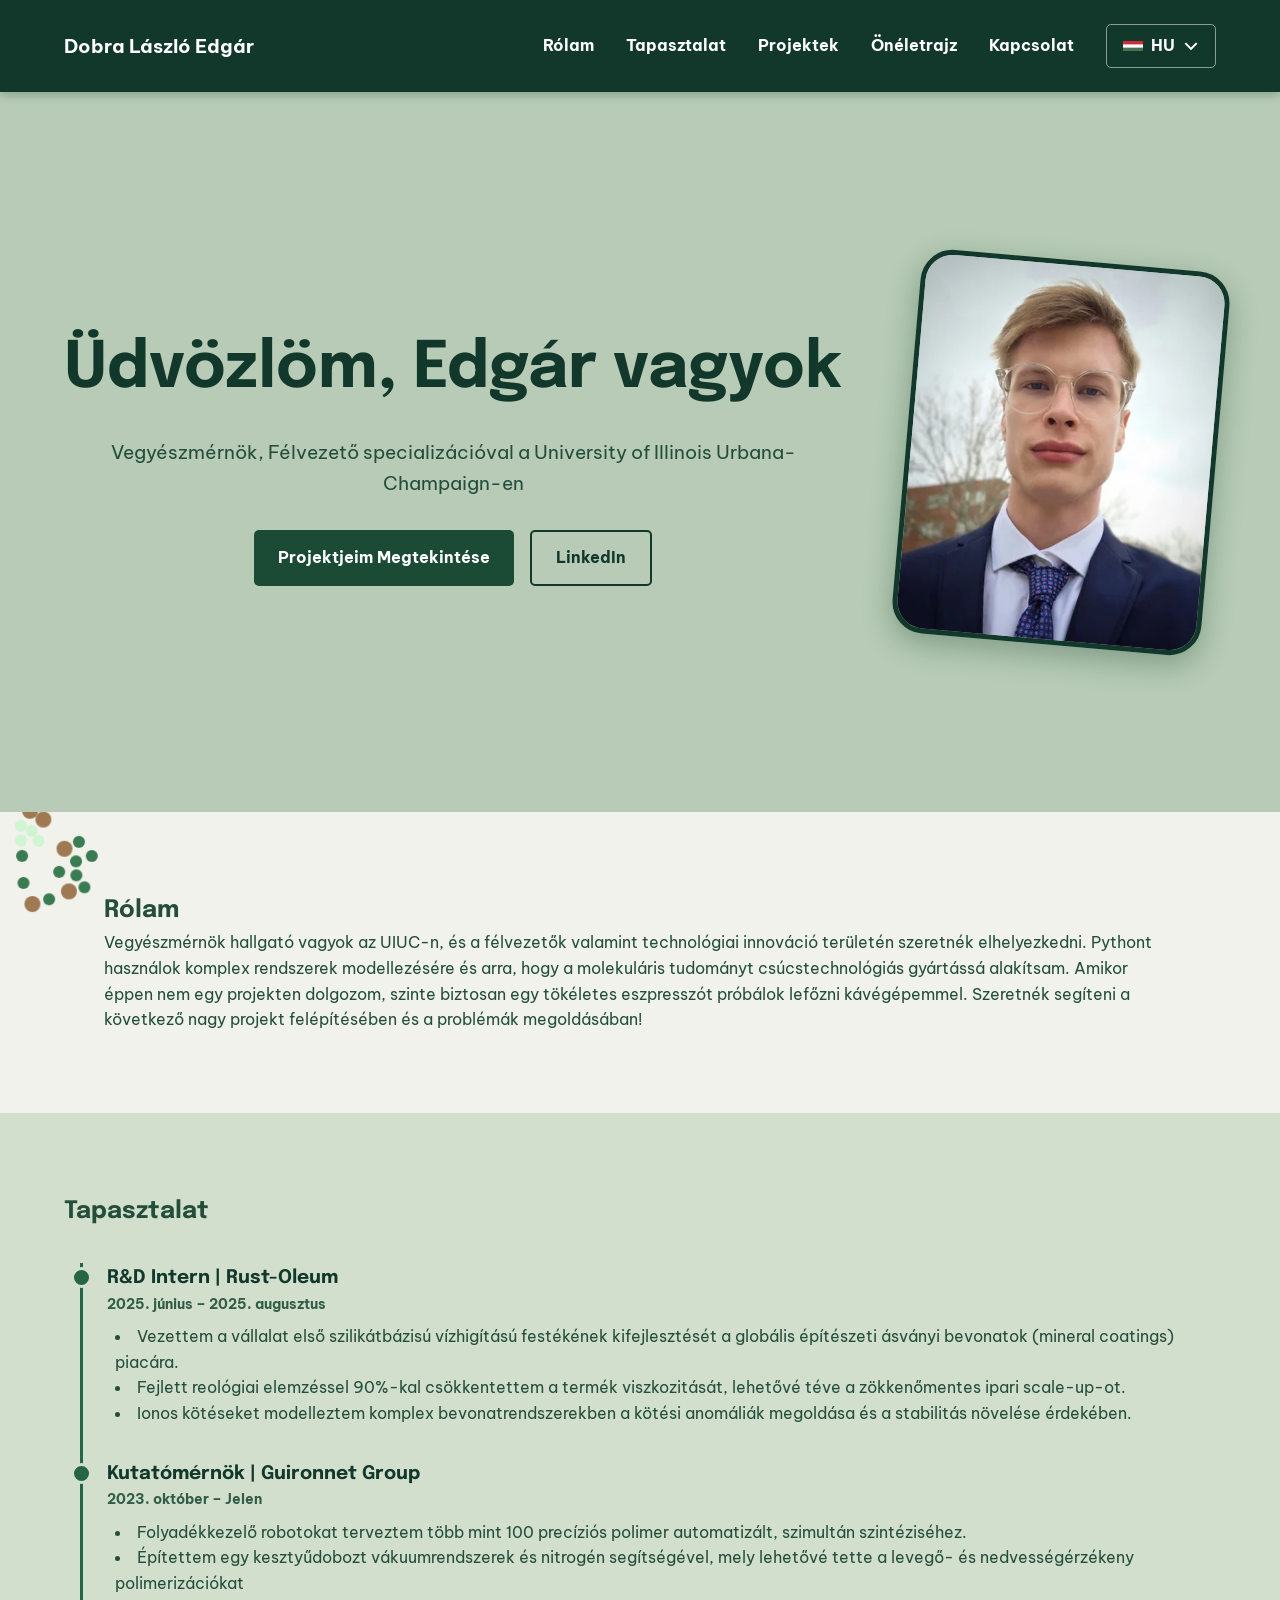
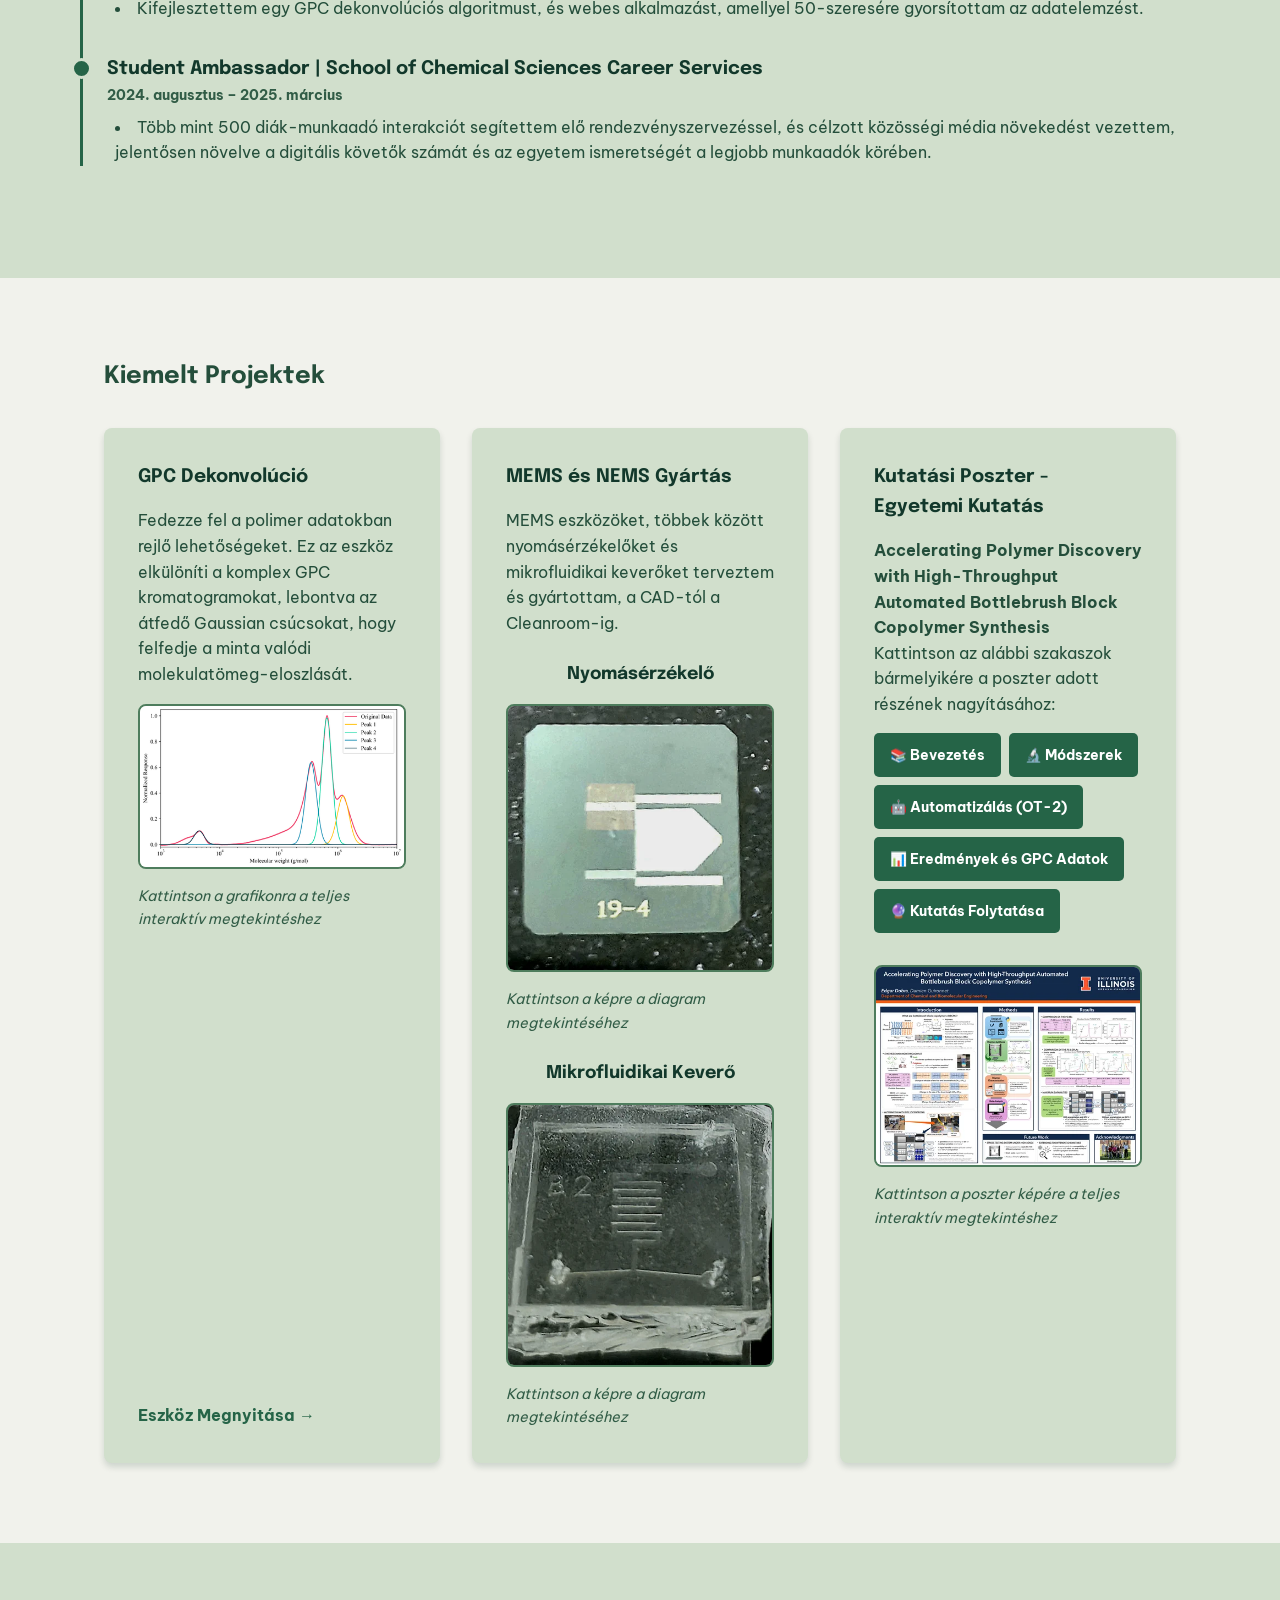
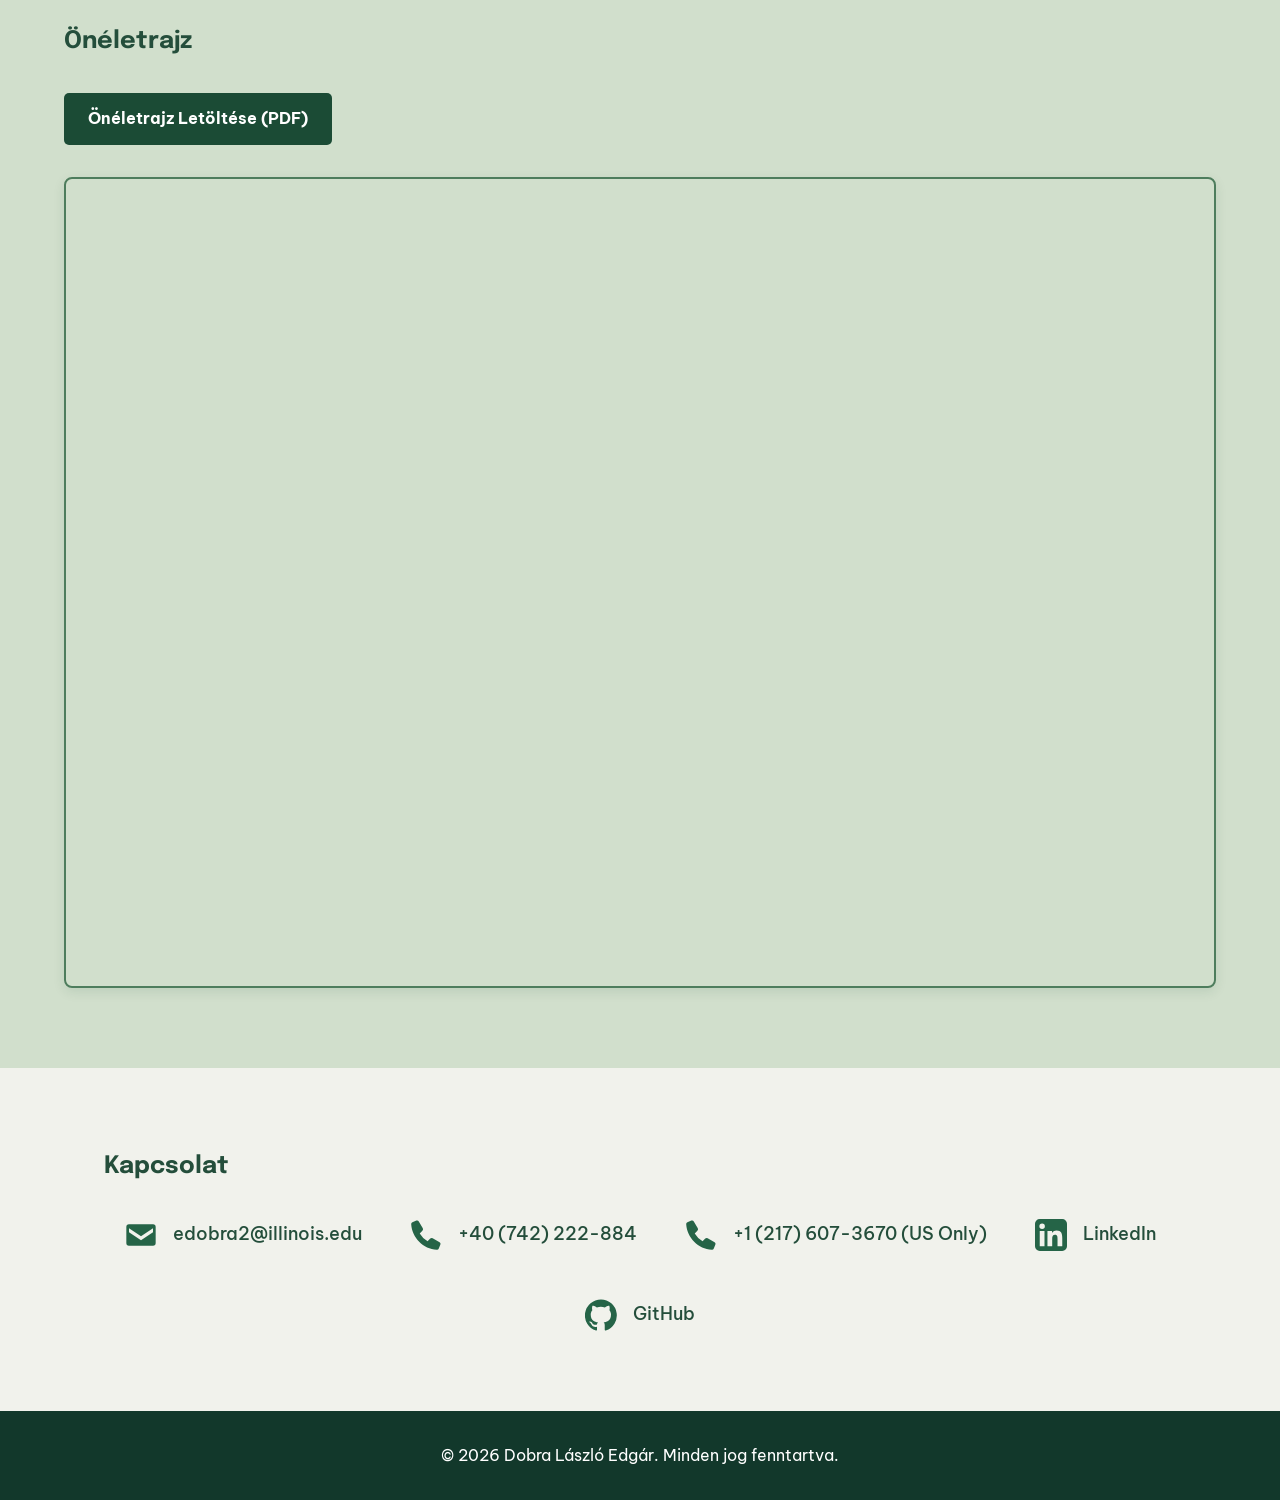
<file: hu/index.html>
<!DOCTYPE html>
<html lang="hu">
<head>
    <meta charset="UTF-8">
    <meta name="viewport" content="width=device-width, initial-scale=1.0">
    <title>Dobra László Edgár | Vegyészmérnök</title>
    <link type="image/png" sizes="16x16" rel="icon" href="../images/icons8-resume-website-ios-17-outlined-16.png">
    <link type="image/png" sizes="32x32" rel="icon" href="../images/icons8-resume-website-ios-17-outlined-32.png">
    <link type="image/png" sizes="96x96" rel="icon" href="../images/icons8-resume-website-ios-17-outlined-96.png">
    <meta name="description" content="Vegyészmérnök, Félvezető specializációval a University of Illinois Urbana-Champaign-en">
    <meta name="theme-color" content="#12382B">
    <link rel="canonical" href="https://ledobra.com/hu/">
    <link rel="alternate" hreflang="en" href="https://ledobra.com/en/">
    <link rel="alternate" hreflang="hu" href="https://ledobra.com/hu/">
    <link rel="alternate" hreflang="de" href="https://ledobra.com/de/">
    <link rel="alternate" hreflang="x-default" href="https://ledobra.com/">
    <link rel="preload" href="../fonts/epilogue-700-latin.woff2" as="font" type="font/woff2" crossorigin>
    <link rel="preload" href="../fonts/be-vietnam-pro-400-latin.woff2" as="font" type="font/woff2" crossorigin>
    <link rel="stylesheet" href="../css/fonts.css?v=1">
    <link rel="stylesheet" href="../css/style.css?v=9">
    <link rel="stylesheet" href="../css/dropdown.css?v=2">
</head>
<body>
    <nav aria-label="Fő navigáció">
        <div class="logo" data-translate="nav_name">Dobra László Edgár</div>
        <button class="menu-toggle" id="mobile-menu" type="button" aria-label="Menü" aria-controls="nav-links" aria-expanded="false">
            <svg class="icon" aria-hidden="true" focusable="false"><use href="../images/icons.svg#bars"></use></svg>
        </button>
        <ul class="nav-links" id="nav-links">
            <li><a href="#about" data-translate="nav_about">Rólam</a></li>
            <li><a href="#experience" data-translate="nav_experience">Tapasztalat</a></li>
            <li><a href="#projects" data-translate="nav_projects">Projektek</a></li>
            <li><a href="#resume" data-translate="nav_resume">Önéletrajz</a></li>
            <li><a href="#contact" data-translate="nav_contact">Kapcsolat</a></li>
        </ul>
        <div class="custom-select">
            <button class="select-selected" type="button" aria-label="Nyelv kiválasztása" aria-controls="language-options" aria-expanded="false">
                <img id="current-lang-flag" src="../images/flags/hu.png" width="20" height="10" alt=""> <span id="current-lang-text">HU</span> <svg class="icon" aria-hidden="true" focusable="false"><use href="../images/icons.svg#chevron-down"></use></svg>
            </button>
            <div class="select-items select-hide" id="language-options">
                <a href="../en/" data-lang="en" lang="en" hreflang="en" aria-label="English"><img src="../images/flags/us.png" width="20" height="10" alt=""> EN</a>
                <a href="../hu/" data-lang="hu" aria-current="page" lang="hu" hreflang="hu" aria-label="Magyar"><img src="../images/flags/hu.png" width="20" height="10" alt=""> HU</a>
                <a href="../de/" data-lang="de" lang="de" hreflang="de" aria-label="Deutsch"><img src="../images/flags/de.png" width="20" height="12" alt=""> DE</a>
            </div>
        </div>
    </nav>

    <header id="home" class="hero section">
        <div class="hero-content">
            <div class="hero-text">
                <h1 data-translate="hero_greeting">Üdvözlöm, Edgár vagyok</h1>
                <p data-translate="hero_description">Vegyészmérnök, Félvezető specializációval a University of Illinois Urbana-Champaign-en</p>
                <div class="resume-links" style="margin-top: 2rem;">
                    <a href="#projects" class="btn" data-translate="hero_view_work">Projektjeim Megtekintése</a>
                    <a href="https://www.linkedin.com/in/dobralaszloedgar/" class="btn btn-outline" target="_blank" rel="noopener" data-translate="hero_linkedin">LinkedIn</a>
                </div>
            </div>
            <div class="portrait-container">
                <img src="../images/optimized/portrait-360.webp" srcset="../images/optimized/portrait-360.webp 360w, ../images/optimized/portrait-720.webp 720w" sizes="(max-width: 768px) 220px, 300px" width="360" height="450" decoding="async" fetchpriority="high" alt="Laszlo Edgar Dobra" class="portrait-image">
            </div>
        </div>
    </header>

    <div id="liquid-flow-container" aria-hidden="true">
        <canvas id="liquid-flow-canvas"></canvas>
    </div>

    <section id="about" class="section animate-on-scroll">
        <h2 data-translate="about_title">Rólam</h2>
        <p data-translate="about_me">Vegyészmérnök hallgató vagyok az UIUC-n, és a félvezetők valamint technológiai innováció területén szeretnék elhelyezkedni. Pythont használok komplex rendszerek modellezésére és arra, hogy a molekuláris tudományt csúcstechnológiás gyártássá alakítsam. Amikor éppen nem egy projekten dolgozom, szinte biztosan egy tökéletes eszpresszót próbálok lefőzni kávégépemmel. Szeretnék segíteni a következő nagy projekt felépítésében és a problémák megoldásában!</p>
    </section>

    <section id="experience" class="section bg-light animate-on-scroll">
        <h2 data-translate="experience_title">Tapasztalat</h2>
        <div class="timeline">
            <div class="timeline-item">
                <h3 data-translate="experience_rustoleum_title">R&D Intern | Rust-Oleum</h3>
                <p class="date" data-translate="experience_rustoleum_date">2025. június – 2025. augusztus</p>
                <ul>
                    <li data-translate="experience_rustoleum_item1">Vezettem a vállalat első szilikátbázisú vízhigítású festékének kifejlesztését a globális építészeti ásványi bevonatok (mineral coatings) piacára.</li>
                    <li data-translate="experience_rustoleum_item2">Fejlett reológiai elemzéssel 90%-kal csökkentettem a termék viszkozitását, lehetővé téve a zökkenőmentes ipari scale-up-ot.</li>
                    <li data-translate="experience_rustoleum_item3">Ionos kötéseket modelleztem komplex bevonatrendszerekben a kötési anomáliák megoldása és a stabilitás növelése érdekében.</li>
                </ul>
            </div>
            <div class="timeline-item">
                <h3 data-translate="experience_guironnet_title">Kutatómérnök | Guironnet Group</h3>
                <p class="date" data-translate="experience_guironnet_date">2023. október – Jelen</p>
                <ul>
                    <li data-translate="experience_guironnet_item1">Folyadékkezelő robotokat terveztem több mint 100 precíziós polimer automatizált, szimultán szintéziséhez.</li>
                    <li data-translate="experience_guironnet_item2">Építettem egy kesztyűdobozt vákuumrendszerek és nitrogén segítségével, mely lehetővé tette a levegő- és nedvességérzékeny polimerizációkat</li>
                    <li data-translate="experience_guironnet_item3">Kifejlesztettem egy GPC dekonvolúciós algoritmust, és webes alkalmazást, amellyel 50-szeresére gyorsítottam az adatelemzést.</li>
                </ul>
            </div>
            <div class="timeline-item">
                <h3 data-translate="experience_ambassador_title">Student Ambassador | School of Chemical Sciences Career Services</h3>
                <p class="date" data-translate="experience_ambassador_date">2024. augusztus – 2025. március</p>
                <ul>
                    <li data-translate="experience_ambassador_item1">Több mint 500 diák-munkaadó interakciót segítettem elő rendezvényszervezéssel, és célzott közösségi média növekedést vezettem, jelentősen növelve a digitális követők számát és az egyetem ismeretségét a legjobb munkaadók körében.</li>
                </ul>
            </div>
        </div>
    </section>

    <section id="projects" class="section animate-on-scroll">
        <h2 data-translate="projects_title">Kiemelt Projektek</h2>
        <div class="grid">
            <div class="card poster-card">
                <h3 data-translate="gpc_title">GPC Dekonvolúció</h3>
                <p data-translate="gpc_description">Fedezze fel a polimer adatokban rejlő lehetőségeket. Ez az eszköz elkülöníti a komplex GPC kromatogramokat, lebontva az átfedő Gaussian csúcsokat, hogy felfedje a minta valódi molekulatömeg-eloszlását.</p>
                <a class="poster-preview" id="gpc-gallery" href="../images/b850690fee59b9a72fe3ff5c163f7164eb3da1bc635fee06fc133cf2.png">
                    <img src="../images/optimized/gpc-480.webp" srcset="../images/optimized/gpc-480.webp 480w, ../images/optimized/gpc-960.webp 960w" sizes="(max-width: 702px) 90vw, (max-width: 1072px) 45vw, 350px" width="480" height="293" decoding="async" loading="lazy" data-original="../images/b850690fee59b9a72fe3ff5c163f7164eb3da1bc635fee06fc133cf2.png" alt="GPC Deconvolution Tool" class="poster-thumbnail" id="gpc-image">
                </a>
                <p style="margin-top: 1rem; font-size: 0.9rem; color: var(--secondary);"><em data-translate="gpc_view_prompt">Kattintson a grafikonra a teljes interaktív megtekintéshez</em></p>
                <a href="https://gaussian.streamlit.app/" class="project-link" target="_blank" rel="noopener" data-translate="gpc_open_tool">Eszköz Megnyitása &rarr;</a>
            </div>
            <div class="card">
                <h3 data-translate="mems_title">MEMS és NEMS Gyártás</h3>
                <p data-translate="mems_description">MEMS eszközöket, többek között nyomásérzékelőket és mikrofluidikai keverőket terveztem és gyártottam, a CAD-tól a Cleanroom-ig.</p>
                <div class="mems-container">
                    <div class="mems-item">
                        <h4 data-translate="mems_pressure_sensor">Nyomásérzékelő</h4>
                        <a class="mems-image-container" id="pressure-sensor-gallery" href="../images/2b25285c-cac5-45d2-aff1-dd466e10a6f5.png">
                            <img src="../images/optimized/pressure-sensor-480.webp" srcset="../images/optimized/pressure-sensor-480.webp 480w, ../images/optimized/pressure-sensor-960.webp 960w" sizes="(max-width: 702px) 90vw, (max-width: 1072px) 45vw, 350px" width="480" height="480" decoding="async" loading="lazy" data-original="../images/2b25285c-cac5-45d2-aff1-dd466e10a6f5.png" alt="Pressure Sensor" class="mems-image">
                        </a>
                        <p style="margin-top: 0.5rem; font-size: 0.9rem; color: var(--secondary);"><em data-translate="mems_pressure_sensor_prompt">Kattintson a képre a diagram megtekintéséhez</em></p>
                    </div>
                    <div class="mems-item">
                        <h4 data-translate="mems_mixer">Mikrofluidikai Keverő</h4>
                        <a class="mems-image-container" id="microfluidic-mixer-gallery" href="../images/ebfd45ba-1c41-4285-9f2c-dafae9241d1f.png">
                            <img src="../images/optimized/microfluidic-mixer-480.webp" srcset="../images/optimized/microfluidic-mixer-480.webp 480w, ../images/optimized/microfluidic-mixer-960.webp 960w" sizes="(max-width: 702px) 90vw, (max-width: 1072px) 45vw, 350px" width="480" height="473" decoding="async" loading="lazy" data-original="../images/ebfd45ba-1c41-4285-9f2c-dafae9241d1f.png" alt="Microfluidic Mixer" class="mems-image">
                        </a>
                        <p style="margin-top: 0.5rem; font-size: 0.9rem; color: var(--secondary);"><em data-translate="mems_mixer_prompt">Kattintson a képre a diagram megtekintéséhez</em></p>
                    </div>
                </div>
            </div>
            <div class="card poster-card">
                <h3 data-translate="poster_title">Kutatási Poszter - Egyetemi Kutatás</h3>
                <p><strong data-translate="poster_subtitle">Accelerating Polymer Discovery with High-Throughput Automated Bottlebrush Block Copolymer Synthesis</strong></p>
                <p data-translate="poster_prompt">Kattintson az alábbi szakaszok bármelyikére a poszter adott részének nagyításához:</p>
                <div class="poster-sections">
                    <button type="button" class="poster-btn" data-section="introduction" data-translate="poster_intro">📚 Bevezetés</button>
                    <button type="button" class="poster-btn" data-section="methods" data-translate="poster_methods">🔬 Módszerek</button>
                    <button type="button" class="poster-btn" data-section="automation" data-translate="poster_automation">🤖 Automatizálás (OT-2)</button>
                    <button type="button" class="poster-btn" data-section="results" data-translate="poster_results">📊 Eredmények és GPC Adatok</button>
                    <button type="button" class="poster-btn" data-section="future" data-translate="poster_future">🔮 Kutatás Folytatása</button>
                </div>
                <a class="poster-preview" id="poster-gallery" href="../images/research-poster.jpg">
                    <img src="../images/optimized/research-poster-480.webp" srcset="../images/optimized/research-poster-480.webp 480w, ../images/optimized/research-poster-960.webp 960w" sizes="(max-width: 702px) 90vw, (max-width: 1072px) 45vw, 350px" width="480" height="360" decoding="async" loading="lazy" data-original="../images/research-poster.jpg" alt="Research Poster" class="poster-thumbnail" id="poster-image">
                </a>
                <p style="margin-top: 1rem; font-size: 0.9rem; color: var(--secondary);"><em data-translate="poster_view_prompt">Kattintson a poszter képére a teljes interaktív megtekintéshez</em></p>
            </div>
        </div>
    </section>

    <section id="resume" class="section bg-light animate-on-scroll">
        <h2 data-translate="resume_title">Önéletrajz</h2>
        <div class="resume-links">
            <a href="../doc/Laszlo_Edgar_Dobra_Resume_HU.pdf" class="btn" target="_blank" rel="noopener" data-translate="resume_download">Önéletrajz Letöltése (PDF)</a>
        </div>
        <div class="resume-viewer">
            <iframe data-src="../doc/Laszlo_Edgar_Dobra_Resume_HU.pdf" type="application/pdf" title="Resume PDF" loading="lazy"></iframe>
        </div>
    </section>

    <section id="contact" class="section animate-on-scroll">
        <h2 data-translate="contact_title">Kapcsolat</h2>
        <div class="contact-container">
            <div class="contact-item">
                <svg class="icon" aria-hidden="true" focusable="false"><use href="../images/icons.svg#envelope"></use></svg>
                <a href="mailto:edobra2@illinois.edu" class="contact-link" data-translate="contact_email">edobra2@illinois.edu</a>
            </div>
            <div class="contact-item">
                <svg class="icon" aria-hidden="true" focusable="false"><use href="../images/icons.svg#phone"></use></svg>
                <a href="tel:+40742222884" class="contact-link" data-translate="contact_phone_ro">+40 (742) 222-884</a>
            </div>
            <div class="contact-item">
                <svg class="icon" aria-hidden="true" focusable="false"><use href="../images/icons.svg#phone"></use></svg>
                <a href="tel:+12176073670" class="contact-link" data-translate="contact_phone_us">+1 (217) 607-3670 (US Only)</a>
            </div>
            <div class="contact-item">
                <svg class="icon" aria-hidden="true" focusable="false"><use href="../images/icons.svg#linkedin"></use></svg>
                <a href="https://www.linkedin.com/in/dobralaszloedgar/" target="_blank" rel="noopener" class="contact-link" data-translate="contact_linkedin">LinkedIn</a>
            </div>
            <div class="contact-item">
                <svg class="icon" aria-hidden="true" focusable="false"><use href="../images/icons.svg#github"></use></svg>
                <a href="https://github.com/dobralaszloedgar" target="_blank" rel="noopener" class="contact-link" data-translate="contact_github">GitHub</a>
            </div>
        </div>
    </section>

    <footer>
        <p data-translate="footer_copyright">&copy; 2026 Dobra László Edgár. Minden jog fenntartva.</p>
    </footer>

    <script src="../js/script.js?v=10" defer></script>
    <script src="../js/language.js?v=2" defer></script>
</body>
</html>
</file>
<file: css/fonts.css>
/* Self-hosted Google Fonts; SIL Open Font License files are in fonts/. */
@font-face {
  font-family: 'Be Vietnam Pro';
  font-style: normal;
  font-weight: 400;
  font-display: swap;
  src: url(../fonts/be-vietnam-pro-400-latin-ext.woff2) format('woff2');
  unicode-range: U+0100-02BA, U+02BD-02C5, U+02C7-02CC, U+02CE-02D7, U+02DD-02FF, U+0304, U+0308, U+0329, U+1D00-1DBF, U+1E00-1E9F, U+1EF2-1EFF, U+2020, U+20A0-20AB, U+20AD-20C4, U+2113, U+2C60-2C7F, U+A720-A7FF;
}

@font-face {
  font-family: 'Be Vietnam Pro';
  font-style: normal;
  font-weight: 400;
  font-display: swap;
  src: url(../fonts/be-vietnam-pro-400-latin.woff2) format('woff2');
  unicode-range: U+0000-00FF, U+0131, U+0152-0153, U+02BB-02BC, U+02C6, U+02DA, U+02DC, U+0304, U+0308, U+0329, U+2000-206F, U+20AC, U+2122, U+2191, U+2193, U+2212, U+2215, U+FEFF, U+FFFD;
}

@font-face {
  font-family: 'Be Vietnam Pro';
  font-style: normal;
  font-weight: 500;
  font-display: swap;
  src: url(../fonts/be-vietnam-pro-500-latin-ext.woff2) format('woff2');
  unicode-range: U+0100-02BA, U+02BD-02C5, U+02C7-02CC, U+02CE-02D7, U+02DD-02FF, U+0304, U+0308, U+0329, U+1D00-1DBF, U+1E00-1E9F, U+1EF2-1EFF, U+2020, U+20A0-20AB, U+20AD-20C4, U+2113, U+2C60-2C7F, U+A720-A7FF;
}

@font-face {
  font-family: 'Be Vietnam Pro';
  font-style: normal;
  font-weight: 500;
  font-display: swap;
  src: url(../fonts/be-vietnam-pro-500-latin.woff2) format('woff2');
  unicode-range: U+0000-00FF, U+0131, U+0152-0153, U+02BB-02BC, U+02C6, U+02DA, U+02DC, U+0304, U+0308, U+0329, U+2000-206F, U+20AC, U+2122, U+2191, U+2193, U+2212, U+2215, U+FEFF, U+FFFD;
}

@font-face {
  font-family: 'Be Vietnam Pro';
  font-style: normal;
  font-weight: 700;
  font-display: swap;
  src: url(../fonts/be-vietnam-pro-700-latin-ext.woff2) format('woff2');
  unicode-range: U+0100-02BA, U+02BD-02C5, U+02C7-02CC, U+02CE-02D7, U+02DD-02FF, U+0304, U+0308, U+0329, U+1D00-1DBF, U+1E00-1E9F, U+1EF2-1EFF, U+2020, U+20A0-20AB, U+20AD-20C4, U+2113, U+2C60-2C7F, U+A720-A7FF;
}

@font-face {
  font-family: 'Be Vietnam Pro';
  font-style: normal;
  font-weight: 700;
  font-display: swap;
  src: url(../fonts/be-vietnam-pro-700-latin.woff2) format('woff2');
  unicode-range: U+0000-00FF, U+0131, U+0152-0153, U+02BB-02BC, U+02C6, U+02DA, U+02DC, U+0304, U+0308, U+0329, U+2000-206F, U+20AC, U+2122, U+2191, U+2193, U+2212, U+2215, U+FEFF, U+FFFD;
}

@font-face {
  font-family: 'Epilogue';
  font-style: normal;
  font-weight: 700;
  font-display: swap;
  src: url(../fonts/epilogue-700-latin-ext.woff2) format('woff2');
  unicode-range: U+0100-02BA, U+02BD-02C5, U+02C7-02CC, U+02CE-02D7, U+02DD-02FF, U+0304, U+0308, U+0329, U+1D00-1DBF, U+1E00-1E9F, U+1EF2-1EFF, U+2020, U+20A0-20AB, U+20AD-20C4, U+2113, U+2C60-2C7F, U+A720-A7FF;
}

@font-face {
  font-family: 'Epilogue';
  font-style: normal;
  font-weight: 700;
  font-display: swap;
  src: url(../fonts/epilogue-700-latin.woff2) format('woff2');
  unicode-range: U+0000-00FF, U+0131, U+0152-0153, U+02BB-02BC, U+02C6, U+02DA, U+02DC, U+0304, U+0308, U+0329, U+2000-206F, U+20AC, U+2122, U+2191, U+2193, U+2212, U+2215, U+FEFF, U+FFFD;
}
</file>
<file: css/style.css>
/* Base Styles & Typography */
:root {
    --primary: #12382B;
    --secondary: #315C46;
    --accent: #256447;
    --accent-light: #4E7D5D;
    --text: #244E3B;
    --bg: #F1F2EC;
    --bg-light: #B7CBB6;
    --surface: #D1DFCC;
    --nav-highlight: #D7E5CE;
    --dark-green: #1B4B35;
}

html, body {
    overflow-x: clip;
}

html {
    scroll-behavior: smooth;
    scroll-padding-top: 6rem;
    -webkit-text-size-adjust: 100%;
}

button {
    font: inherit;
}

a:focus-visible, button:focus-visible {
    outline: 3px solid var(--accent);
    outline-offset: 4px;
}

nav a:focus-visible, nav button:focus-visible {
    outline-color: var(--nav-highlight);
}

.icon {
    display: inline-block;
    width: 1em;
    height: 1em;
    fill: currentColor;
    vertical-align: -0.125em;
    flex-shrink: 0;
}

* {
    margin: 0;
    padding: 0;
    box-sizing: border-box;
}

body {
    background-color: var(--bg);
    color: var(--text);
    line-height: 1.6;
    font-family: 'Be Vietnam Pro', sans-serif;
    position: relative;
}

h1, h2, h3, h4, h5, h6 {
    font-family: 'Epilogue', sans-serif;
}

/* Navigation */
nav {
    display: flex;
    justify-content: space-between;
    align-items: center;
    padding: 1.5rem 5%;
    background: var(--primary);
    color: white;
    position: sticky;
    top: 0;
    z-index: 1000;
    box-shadow: 0 2px 10px rgba(3, 49, 28, 0.3);
}

.logo {
    font-weight: bold;
    font-size: 1.2rem;
}

.nav-links {
    list-style: none;
    display: flex;
    gap: 2rem;
    margin-left: auto;
    margin-right: 2rem;
}

.nav-links a {
    color: white;
    text-decoration: none;
    font-weight: bold;
    transition: color 0.3s ease;
    position: relative;
}

.nav-links a::after {
    content: '';
    position: absolute;
    bottom: -5px;
    left: 0;
    width: 0;
    height: 2px;
    background: var(--nav-highlight);
    transition: width 0.3s ease;
}

.nav-links a:hover::after {
    width: 100%;
}

.nav-links a:hover {
    color: var(--nav-highlight);
}

/* Sections & Layout */
.section {
    /* Paint content and solid section backgrounds above the decorative beads. */
    position: relative;
    z-index: 1;
    padding: 5rem 5%;
    max-width: 1200px;
    margin: 0 auto;
}

.bg-light {
    background-color: var(--surface);
    max-width: 100%;
}

.hero {
    min-height: 80vh;
    display: flex;
    flex-direction: column;
    justify-content: center;
    align-items: center;
    background-color: var(--bg-light);
    position: relative;
    overflow: hidden;
    padding: 2rem 0;
    max-width: 100%;
}


.hero-content {
    display: flex;
    align-items: center;
    gap: 4rem;
    max-width: 100%;
    width: 100%;
    z-index: 1;
    position: relative;
    padding: 0 5%;
}

.hero-text {
    flex: 1;
    min-width: 0;
    position: relative;
    z-index: 2;
    text-align: center;
}

.hero-image {
    flex: 0 0 300px;
}

.portrait-container {
  flex-shrink: 0;
  overflow: hidden;
  border-radius: 2rem;
  transition: transform 0.6s cubic-bezier(0.16, 1, 0.3, 1);
  border: 5px solid var(--primary);
  box-shadow: 0 10px 30px rgba(3, 49, 28, 0.3);
  transform: rotate(5deg);
}

.portrait-container:hover {
  transform: rotate(0deg);
}

.portrait-image {
  display: block;
  width: 300px;
  height: auto;
  object-fit: cover;
  transition: transform 0.8s cubic-bezier(0.16, 1, 0.3, 1);
  transform: scale(1.05);
}

.portrait-container:hover .portrait-image {
  transform: scale(1.095);
}

.hero h1 {
    font-size: 4rem;
    color: var(--primary);
    margin-bottom: 1rem;
}

.hero p {
    font-size: 1.2rem;
    max-width: 700px;
    margin: 0 auto;
}

/* Buttons */
.btn {
    display: inline-flex;
    align-items: center;
    justify-content: center;
    padding: 0.8rem 1.5rem;
    background: var(--dark-green);
    color: white;
    text-decoration: none;
    border-radius: 5px;
    font-weight: bold;
    transition: background-color 0.3s ease, color 0.3s ease, transform 0.3s ease, box-shadow 0.3s ease;
    position: relative;
    overflow: hidden;
    z-index: 10;
}

.btn:hover {
    background: var(--accent);
    transform: translateY(-2px);
    box-shadow: 0 5px 15px rgba(9, 115, 67, 0.4);
}

.btn-outline {
    background: transparent;
    border: 2px solid var(--primary);
    color: var(--primary);
}

.btn-outline:hover {
    background: var(--primary);
    color: white;
}

/* Timeline */
.timeline {
    margin-top: 2rem;
    border-left: 3px solid var(--accent);
    padding-left: 1.5rem;
    margin-left: 1rem; /* Added so the left side of the bullet doesn't clip off the screen */
}

.timeline-item {
    margin-bottom: 2rem;
    position: relative;
    transition: transform 0.3s ease;
}

.timeline-item:hover {
    transform: translateX(15px);
}

.timeline-item::before {
    content: '';
    position: absolute;
    /* Perfectly centers the bullet horizontally on the 3px border using calc() */
    left: calc(-1.5rem - 1.5px - 10.5px); 
    top: 0.25rem; /* Adjusted slightly for better vertical alignment with heading text */
    width: 15px;
    height: 15px;
    border-radius: 50%;
    background-color: var(--accent);
    border: 3px solid var(--surface);
}

.timeline-item h3 {
    color: var(--primary);
}

.timeline-item .date {
    font-size: 0.9rem;
    color: var(--secondary);
    margin-bottom: 0.5rem;
    font-weight: bold;
}

.timeline-item ul {
    padding-left: 0.5rem;
    list-style-position: inside;
    margin-top: 0.5rem;
}

/* Grid & Cards for Projects */
.grid {
    display: grid;
    grid-template-columns: repeat(auto-fit, minmax(min(300px, 100%), 1fr));
    gap: 2rem;
    margin-top: 2rem;
}

.card {
    min-width: 0;
    overflow-wrap: anywhere;
    background: var(--surface);
    padding: 2rem;
    border-radius: 8px;
    box-shadow: 0 4px 6px rgba(3, 49, 28, 0.15);
    transition: transform 0.3s ease, box-shadow 0.3s ease, border-color 0.3s ease;
    display: flex;
    flex-direction: column;
    border: 2px solid transparent;
}

.card h3 {
    margin-bottom: 1rem;
    color: var(--primary);
}

.card:hover {
    transform: translateY(-6px);
    box-shadow: 0 12px 24px rgba(3, 49, 28, 0.2);
    border-color: var(--accent-light);
}

.project-link {
    display: inline-block;
    margin-top: auto;
    padding-top: 1rem;
    color: var(--accent);
    text-decoration: none;
    font-weight: bold;
    transition: color 0.3s ease;
}

.project-link:hover {
    color: var(--secondary);
}

/* Poster Card & Interactive Sections */
.poster-card {
    background: var(--surface);
}

.poster-sections {
    display: flex;
    flex-wrap: wrap;
    gap: 0.5rem;
    margin: 1rem 0;
}

.poster-btn {
    min-height: 44px;
    max-width: 100%;
    background: var(--accent);
    color: white;
    border: none;
    padding: 0.6rem 1rem;
    border-radius: 5px;
    font-weight: bold;
    cursor: pointer;
    transition: all 0.3s ease;
    font-size: 0.85rem;
}

.poster-btn:hover {
    background: var(--secondary);
    transform: translateY(-2px);
    box-shadow: 0 4px 8px rgba(5, 71, 42, 0.4);
}

.poster-btn:active {
    transform: translateY(0);
}

/* Poster Preview */
.poster-preview {
    display: block;
    margin-top: 1rem;
    cursor: pointer;
    border-radius: 8px;
    overflow: hidden;
    border: 2px solid var(--accent-light);
    transition: all 0.3s ease;
    position: relative;
}

.poster-preview:hover {
    border-color: var(--accent);
    box-shadow: 0 4px 12px rgba(8, 140, 89, 0.3);
}

.poster-thumbnail {
    width: 100%;
    height: auto;
    display: block;
    transition: transform 0.3s ease;
}

.poster-preview:hover .poster-thumbnail {
    transform: scale(1.02);
}

.resume-links {
    display: flex;
    flex-wrap: wrap;
    gap: 1rem;
    margin-top: 2rem;
    justify-content: center;
}

#resume .resume-links {
    justify-content: flex-start;
    margin-top: 2rem;
}

/* Resume Viewer */
.resume-viewer {
    margin-top: 2rem;
    border: 2px solid var(--accent-light);
    border-radius: 8px;
    overflow: hidden;
    box-shadow: 0 4px 12px rgba(5, 71, 42, 0.1);
}

.resume-viewer iframe {
    width: 100%;
    height: 800px;
    border: none;
}

/* Contact Section */
.contact-container {
    display: flex;
    justify-content: center;
    gap: 3rem;
    margin-top: 2rem;
    flex-wrap: wrap;
}

.contact-item {
    max-width: 100%;
    min-width: 0;
    display: flex;
    align-items: center;
    gap: 1rem;
    font-size: 1.1rem;
}

.contact-item .icon {
    flex-shrink: 0;
    font-size: 2rem;
    color: var(--accent);
    transition: transform 0.3s ease;
}

.contact-item:hover .icon {
    transform: scale(1.1);
}

.contact-link {
    min-width: 0;
    overflow-wrap: anywhere;
    color: var(--text);
    text-decoration: none;
    position: relative;
    font-weight: 500;
}

.contact-link::after {
    content: '';
    position: absolute;
    bottom: -3px;
    left: 0;
    width: 0;
    height: 2px;
    background-color: var(--accent);
    transition: width 0.3s ease;
}

.contact-link:hover::after {
    width: 100%;
}

.contact-info {
    text-align: center;
    margin-top: 2rem;
}

footer {
    text-align: center;
    padding: 2rem;
    background: var(--primary);
    color: white;
}


/* Scroll Animation Classes */
.will-animate {
    opacity: 0;
    transform: translateY(30px);
    transition: opacity 0.8s ease-out, transform 0.8s ease-out;
}

.will-animate.visible {
    opacity: 1;
    transform: translateY(0);
}

/* New Liquid Flow Simulation Styles */
#liquid-flow-container {
    pointer-events: none;
    position: absolute;
    top: 0;
    left: 0;
    width: 100px; /* Adjust width as desired */
    height: 100%;
    z-index: 0; /* send it to the background */
}

#liquid-flow-canvas {
    position: absolute;
    top: 0;
    left: 0;
    width: 100%;
    height: 100%;
}

/* Responsive Design */
@media (max-width: 1024px) {
    #liquid-flow-container {
        display: none; /* Hide the animation on smaller screens */
    }
}

.menu-toggle {
    display: none;
    background: transparent;
    border: 0;
    min-width: 44px;
    min-height: 44px;
    cursor: pointer;
    font-size: 1.5rem;
    color: white;
}

@media (max-width: 1024px) {
    nav {
        flex-wrap: wrap;
        padding: 1rem 5%;
    }
    .menu-toggle {
        display: block;
        order: 2;
        margin-left: 0.5rem;
    }
    .custom-select {
        order: 1;
        margin-left: auto;
    }
    .nav-links {
        display: none;
        flex-direction: column;
        width: 100%;
        text-align: center;
        gap: 1rem;
        padding-top: 1rem;
        order: 3;
        margin-right: 0;
    }
    .nav-links.active {
        display: flex;
    }
    .nav-links a {
        display: block;
        padding: 0.5rem;
        min-height: 44px;
    }
}

@media (max-width: 768px) {
    .logo {
        flex: 1;
        min-width: 0;
        margin-right: 0.5rem;
        font-size: 1rem;
    }
    .section {
        padding: 3rem 5%;
        overflow-wrap: anywhere;
        hyphens: auto;
    }
    .hero {
        min-height: auto;
    }
    .hero h1 {
        font-size: clamp(2rem, 8vw, 2.5rem);
    }
    .hero-content {
        flex-direction: column-reverse;
        gap: 2rem;
    }
    .hero-text {
        width: 100%;
    }
    .portrait-container {
        width: min(220px, 80%);
    }
    .portrait-image {
        width: 100%;
    }
    .card {
        padding: 1.25rem;
    }
    .contact-container {
        gap: 1.5rem;
    }
    .contact-item {
        font-size: 1rem;
    }
    .resume-links {
        flex-direction: column;
    }
    .resume-viewer {
        display: none;
    }
}

/* MEMS Section Styles */
.mems-container {
    display: flex;
    flex-direction: column;
    gap: 1.5rem;
    margin-top: 1.5rem;
}

.mems-item {
    display: flex;
    flex-direction: column;
    align-items: center;
    gap: 0.5rem;
}

.mems-item h4 {
    color: var(--primary);
    font-size: 1.1rem;
    font-weight: bold;
    margin-bottom: 0.5rem;
}

.mems-image-container {
    display: block;
    cursor: pointer;
    border-radius: 8px;
    overflow: hidden;
    border: 2px solid var(--accent-light);
    transition: all 0.3s ease;
    position: relative;
    width: 100%;
}

.mems-image-container:hover {
    border-color: var(--accent);
    box-shadow: 0 4px 12px rgba(8, 140, 89, 0.3);
}

.mems-image {
    width: 100%;
    height: auto;
    display: block;
    transition: transform 0.3s ease;
}

.mems-image-container:hover .mems-image {
    transform: scale(1.02);
}

/* Keep image controls visible and easy to tap on phones. */
@media (max-width: 768px) {
    .viewer-container .viewer-toolbar > ul {
        display: flex;
        flex-wrap: wrap;
        justify-content: center;
        max-width: 100%;
        padding: 0 8px;
    }
    .viewer-container .viewer-toolbar > ul > li {
        width: 44px;
        height: 44px;
        margin: 2px;
    }
    .viewer-container .viewer-toolbar > ul > li::before {
        margin: 12px;
    }
}

@media (hover: none) {
    .card:hover, .timeline-item:hover, .btn:hover,
    .poster-btn:hover, .poster-preview:hover .poster-thumbnail,
    .mems-image-container:hover .mems-image {
        transform: none;
    }
}

@media (prefers-reduced-motion: reduce) {
    html {
        scroll-behavior: auto;
    }
    *, *::before, *::after {
        animation: none !important;
        transition: none !important;
    }
    .will-animate {
        opacity: 1;
        transform: none;
    }
}
</file>
<file: css/dropdown.css>
/* Language Selector Dropdown */
.custom-select {
    position: relative;
    font-family: 'Be Vietnam Pro', sans-serif;
    color: white;
    user-select: none;
}
.select-selected {
    background-color: transparent;
    border: 1px solid rgba(255, 255, 255, 0.5);
    padding: 0.5rem 1rem;
    border-radius: 5px;
    cursor: pointer;
    display: flex;
    align-items: center;
    gap: 0.5rem;
    transition: all 0.3s ease;
    font-weight: bold;
    color: inherit;
    min-height: 44px;
    width: 100%;
}
.select-selected:hover {
    background-color: rgba(255, 255, 255, 0.1);
    border-color: white;
}
.select-items {
    position: absolute;
    background-color: var(--primary);
    top: 100%;
    left: 0;
    right: 0;
    z-index: 99;
    border-radius: 5px;
    overflow: hidden;
    box-shadow: 0 4px 10px rgba(0,0,0,0.3);
    margin-top: 0.5rem;
    border: 1px solid rgba(255, 255, 255, 0.2);
}
.select-items a {
    padding: 0.8rem 1rem;
    cursor: pointer;
    transition: background-color 0.2s;
    display: flex;
    align-items: center;
    gap: 0.5rem;
    color: inherit;
    text-decoration: none;
}
.select-items a:hover, .select-items a:focus-visible {
    background-color: var(--accent);
}
.select-hide {
    display: none;
}
</file>
